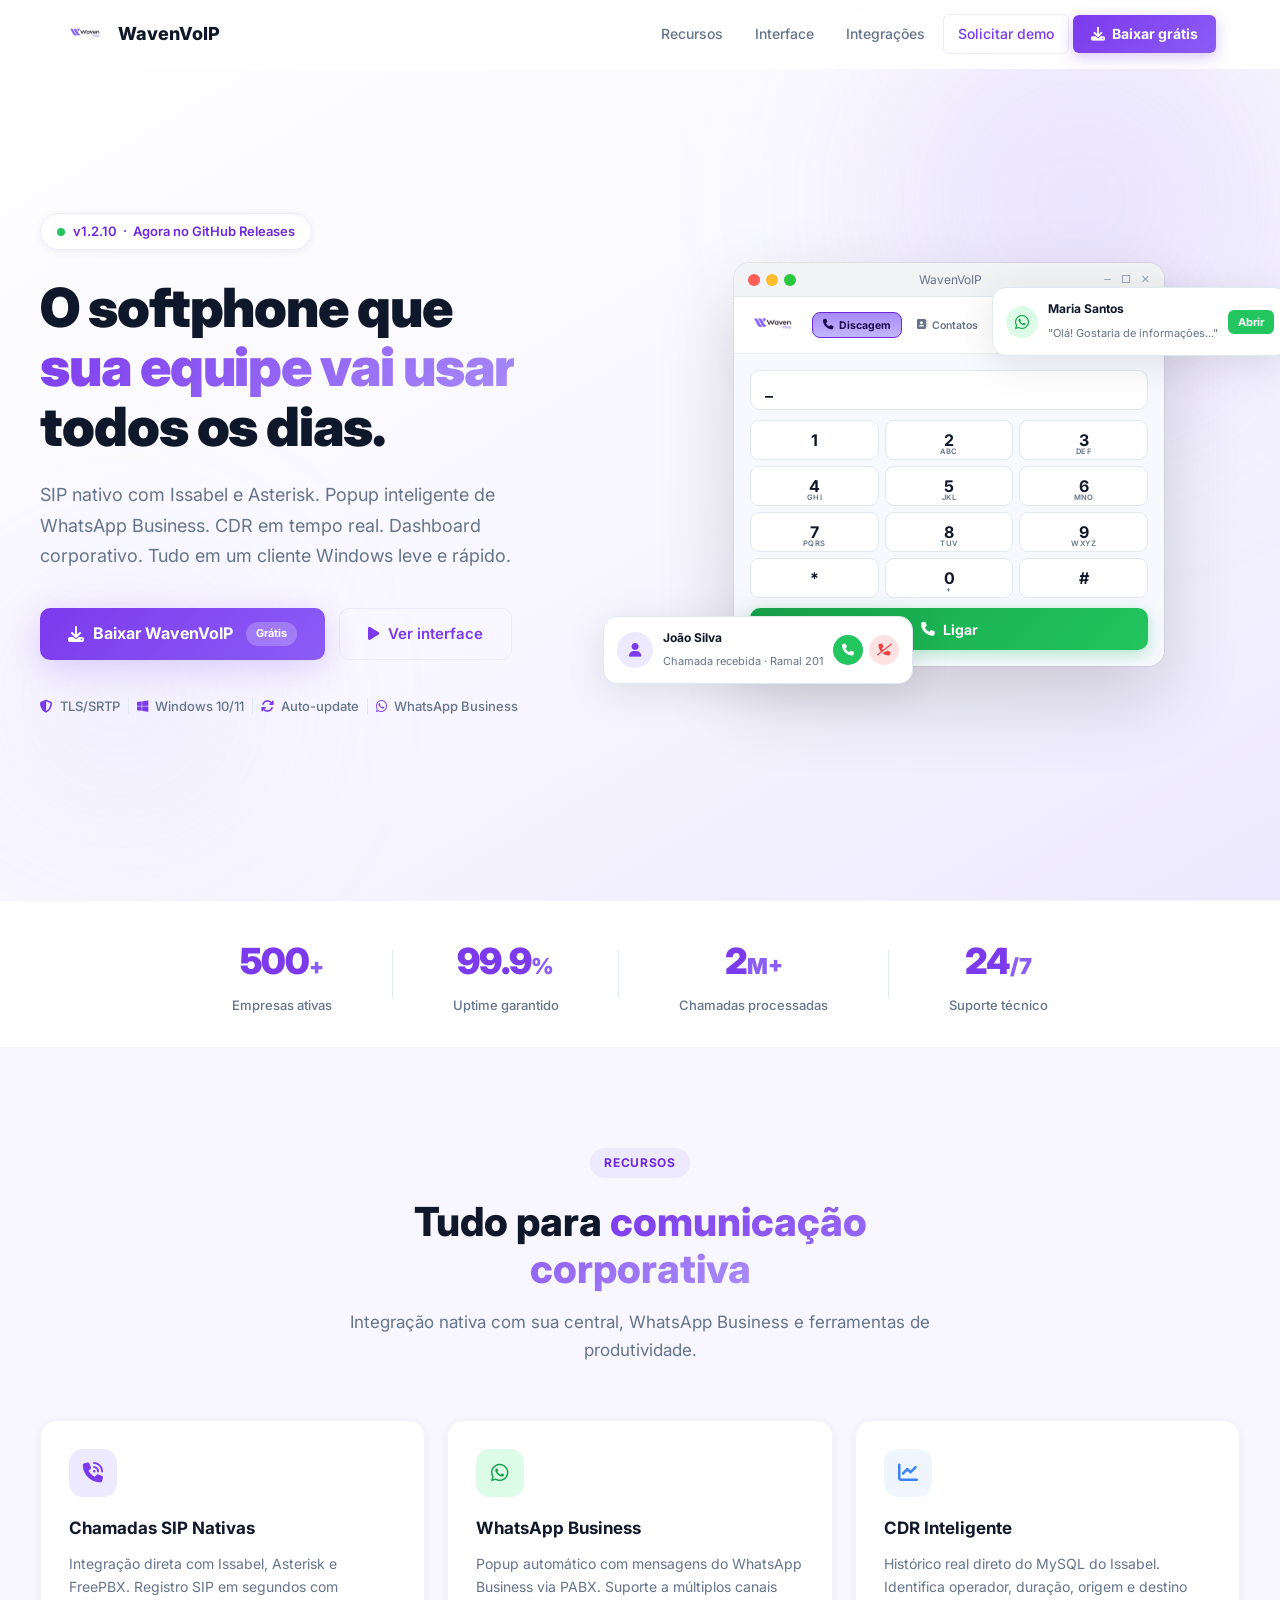
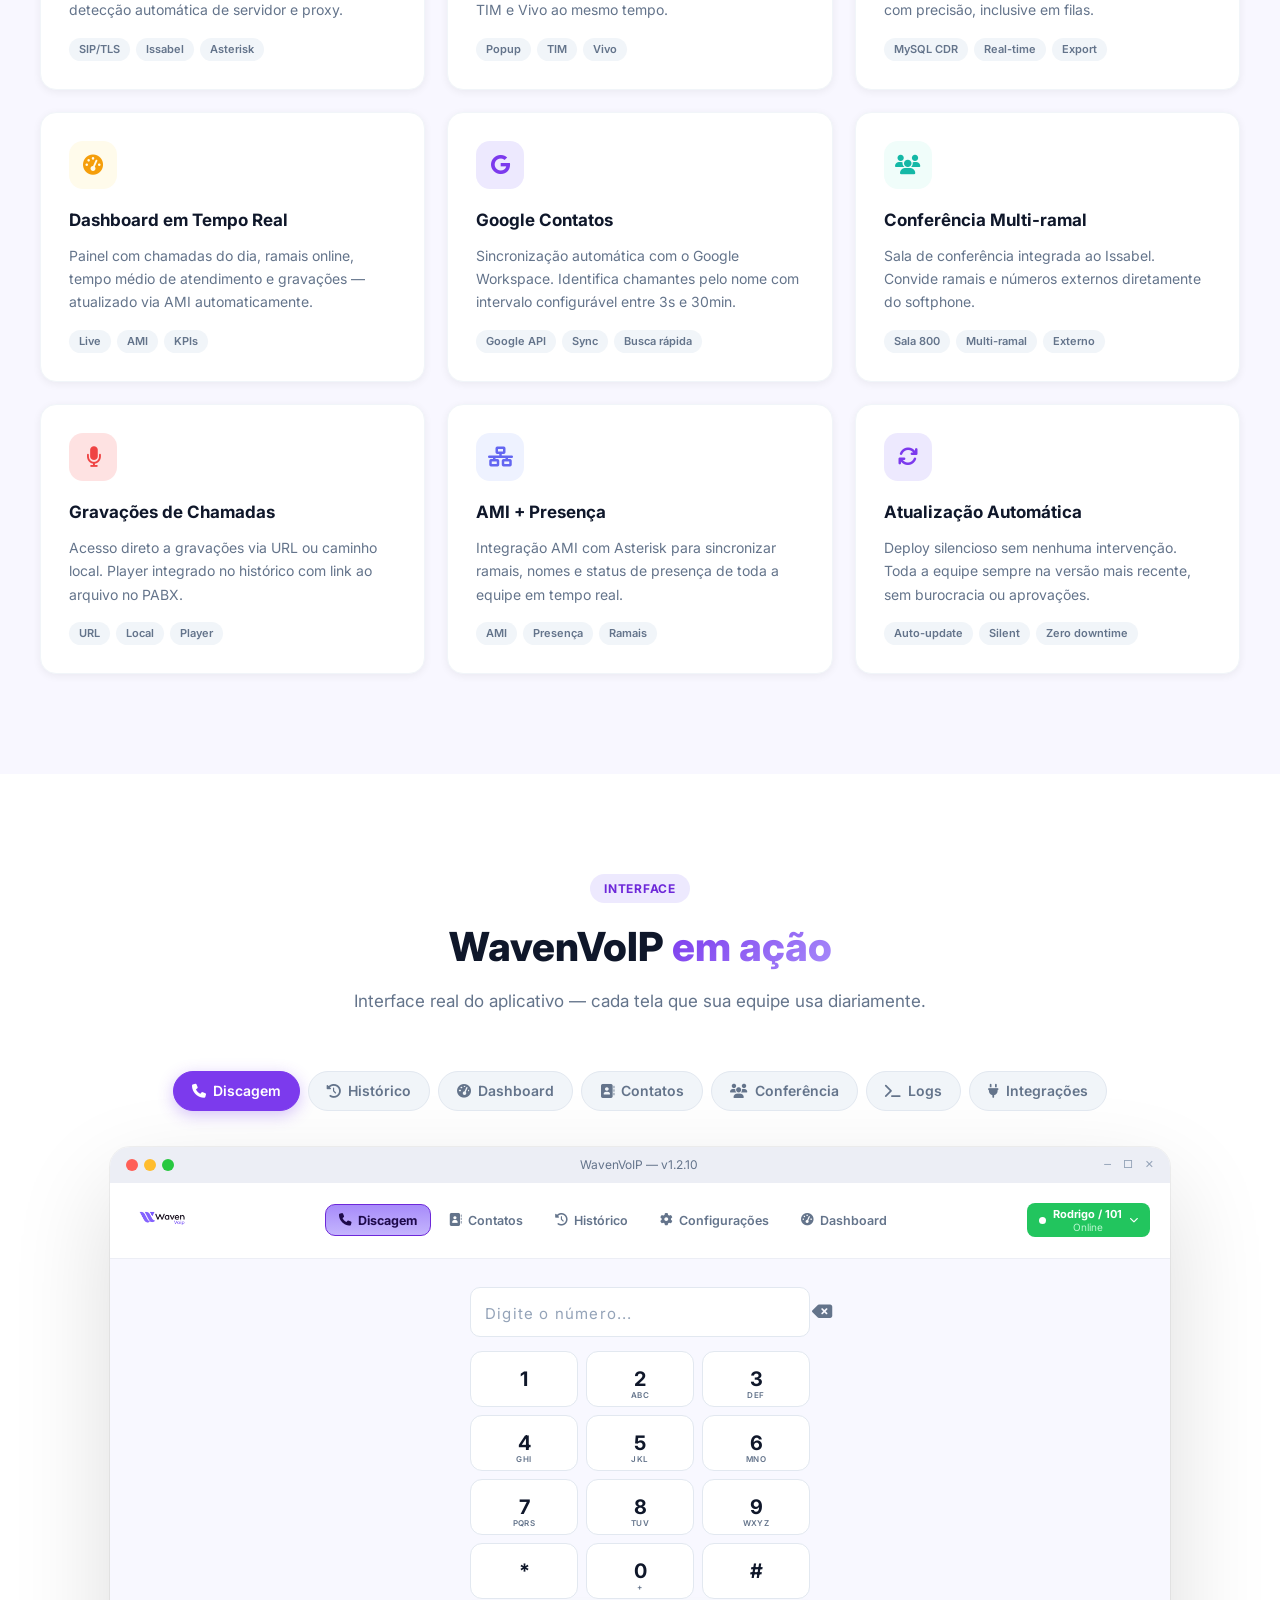
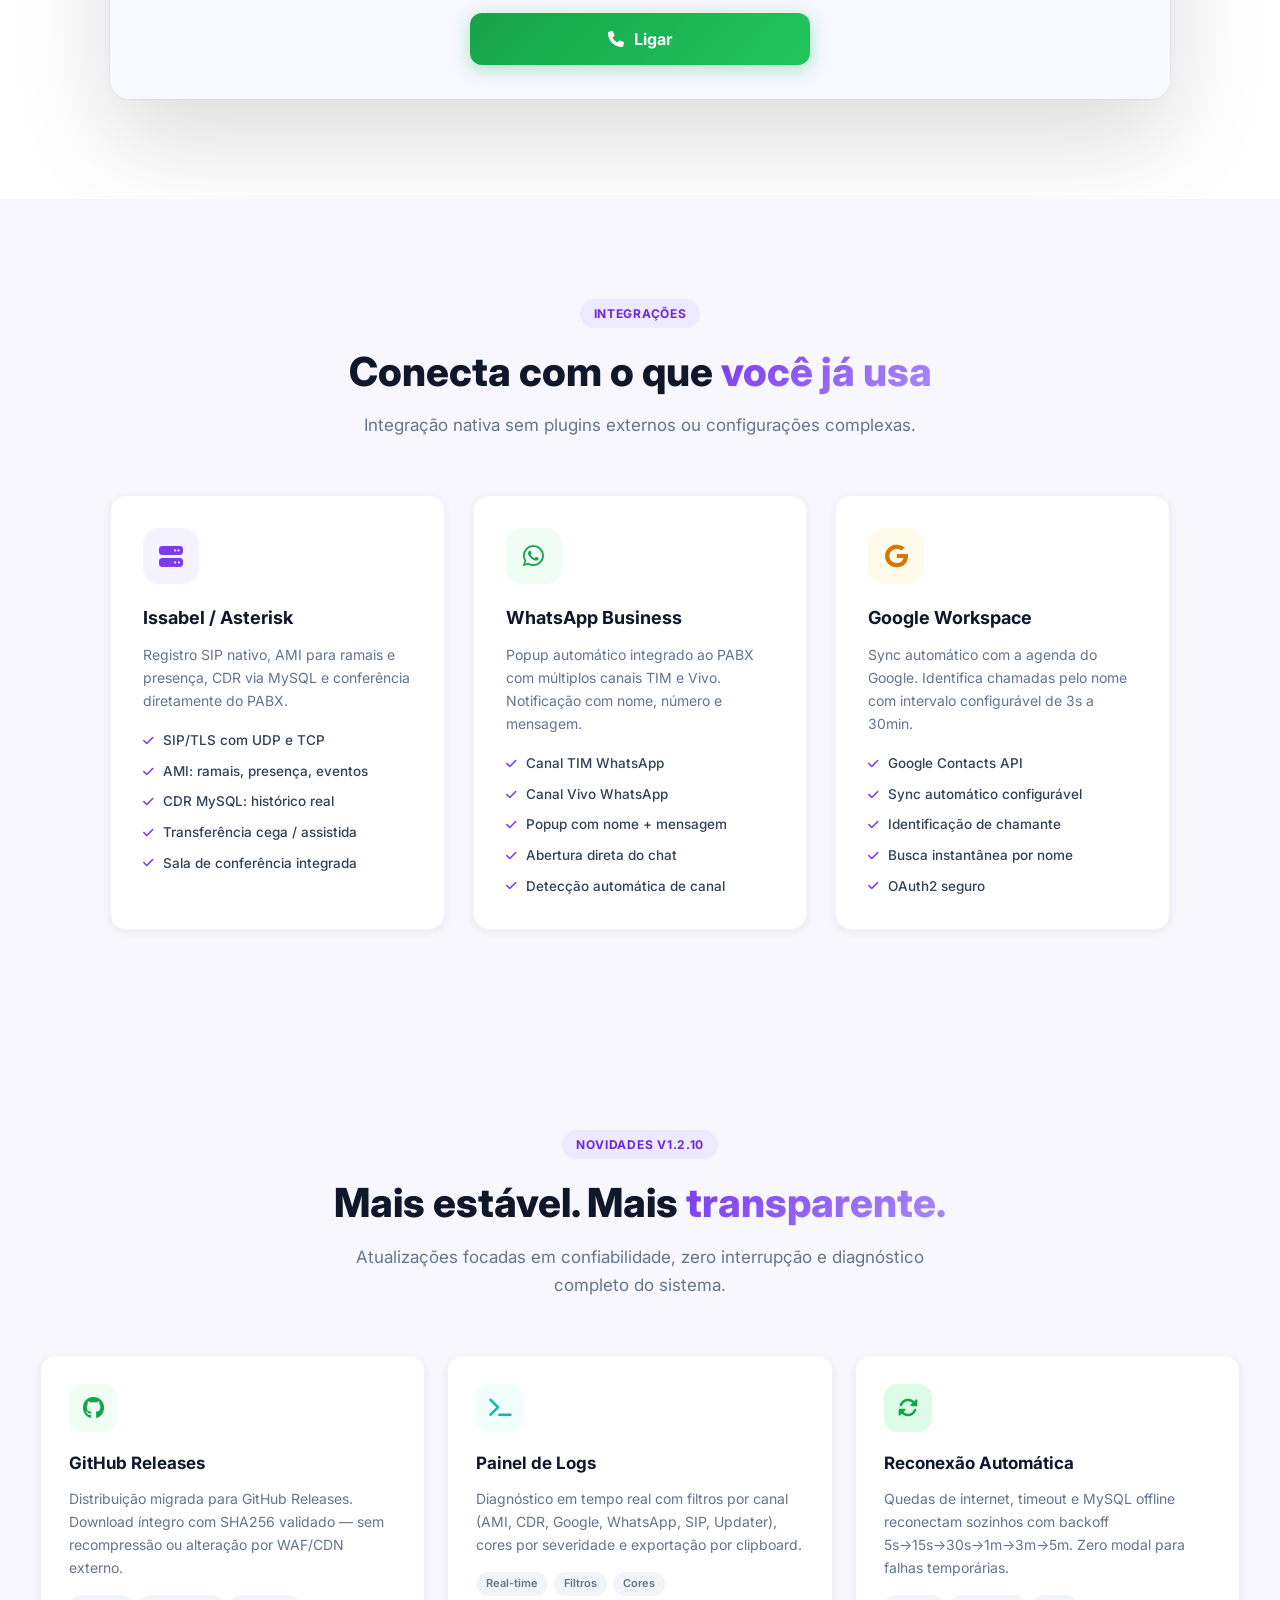
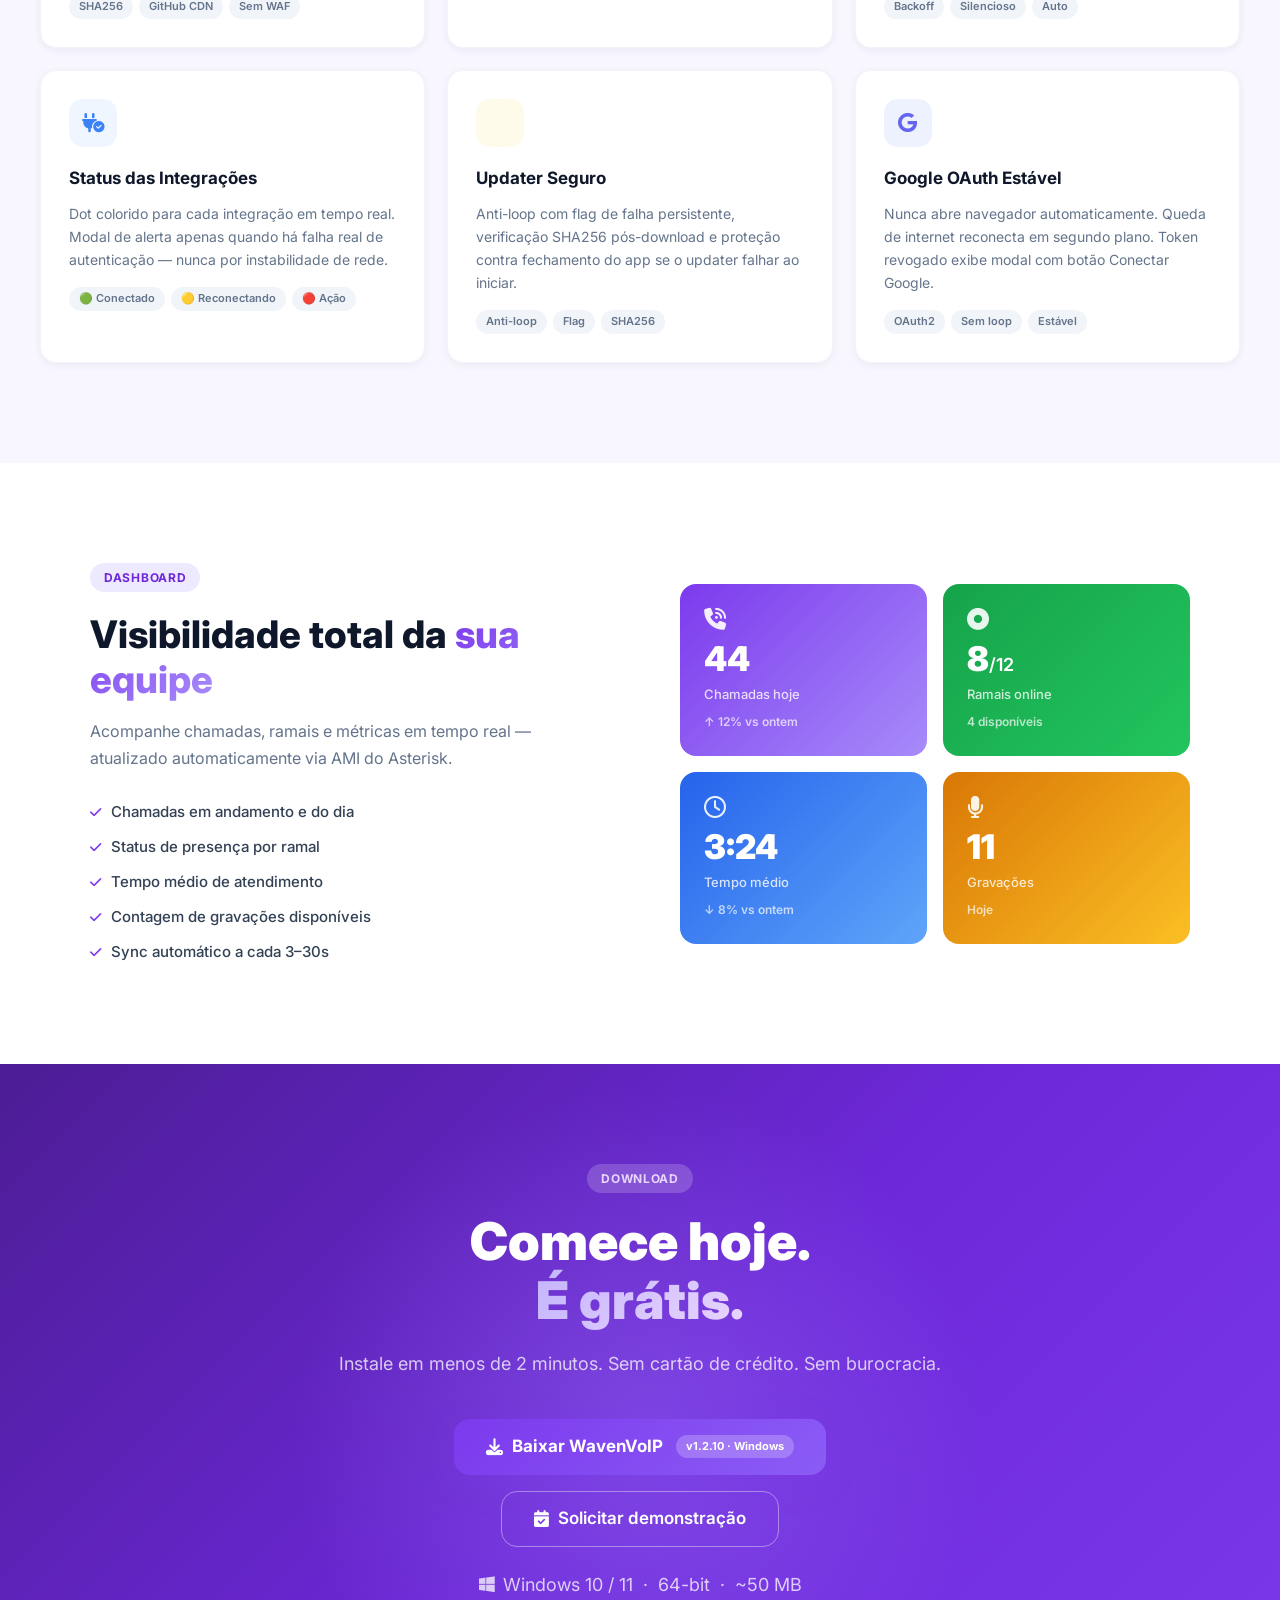
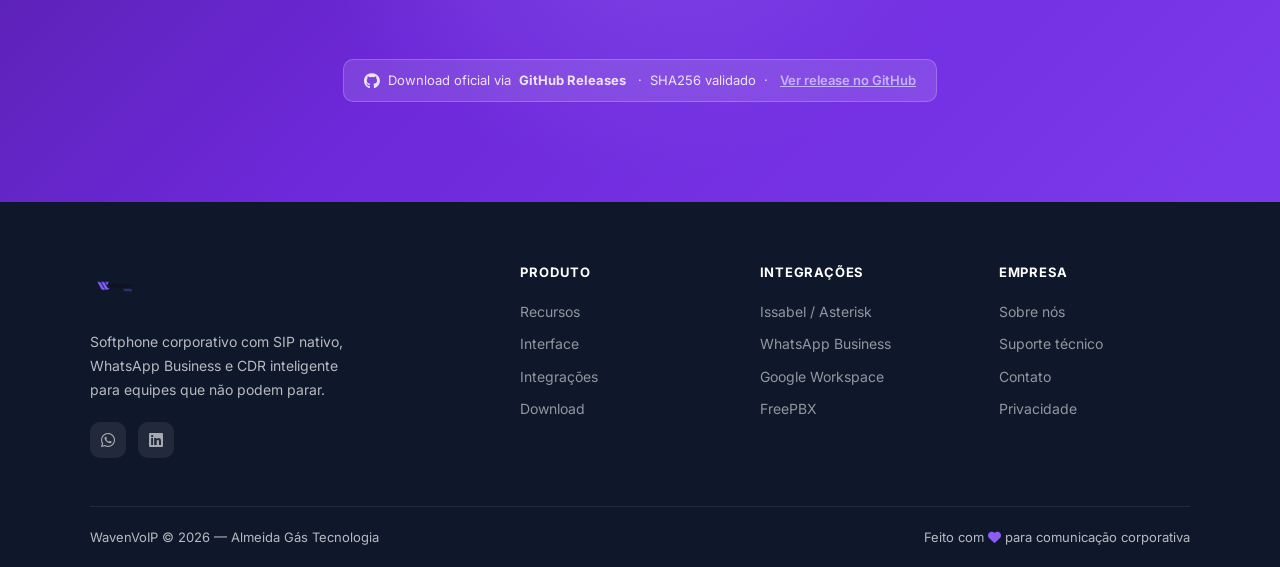
<file: waven_site_premium/index.html>
<!DOCTYPE html>
<html lang="pt-BR">
<head>
  <meta charset="UTF-8">
  <meta name="viewport" content="width=device-width, initial-scale=1.0">
  <title>WavenVoIP | Softphone Corporativo Premium</title>
  <meta name="description" content="Softphone corporativo com SIP nativo, WhatsApp Business, CDR inteligente e dashboard em tempo real para equipes Issabel/Asterisk.">
  <meta name="theme-color" content="#7C3AED">
  <link rel="icon" type="image/x-icon" href="./assets/icons/favicon.ico">
  <link rel="icon" type="image/png" sizes="32x32" href="./assets/icons/favicon-32.png">
  <link rel="icon" type="image/png" sizes="16x16" href="./assets/icons/favicon-16.png">
  <link rel="apple-touch-icon" sizes="180x180" href="./assets/icons/apple-touch-icon.png">
  <link rel="manifest" href="./site.webmanifest">
  <link rel="preconnect" href="https://fonts.googleapis.com">
  <link rel="preconnect" href="https://fonts.gstatic.com" crossorigin>
  <link href="https://fonts.googleapis.com/css2?family=Inter:wght@300;400;500;600;700;800;900&display=swap" rel="stylesheet">
  <link rel="stylesheet" href="https://cdnjs.cloudflare.com/ajax/libs/font-awesome/6.5.2/css/all.min.css" crossorigin="anonymous" referrerpolicy="no-referrer">
  <link rel="stylesheet" href="./css/style.css?v=1.2.10">
</head>
<body>

<!-- ╔══════════════════════════════════════════════════════════╗ -->
<!--  NAV                                                        -->
<!-- ╚══════════════════════════════════════════════════════════╝ -->
<nav class="nav" id="nav">
  <div class="nav-inner">
    <a href="#" class="nav-logo">
      <img src="./assets/waven_logo.png" alt="WavenVoIP">
      <span>WavenVoIP</span>
    </a>
    <div class="nav-links" id="navLinks">
      <a href="#features">Recursos</a>
      <a href="#showcase">Interface</a>
      <a href="#integrations">Integrações</a>
      <a href="#download" class="nav-demo">Solicitar demo</a>
      <a href="#download" class="nav-download">
        <i class="fa-solid fa-download"></i>
        Baixar grátis
      </a>
    </div>
    <button class="nav-burger" id="navBurger" aria-label="Menu">
      <span></span><span></span><span></span>
    </button>
  </div>
</nav>

<!-- ╔══════════════════════════════════════════════════════════╗ -->
<!--  HERO                                                       -->
<!-- ╚══════════════════════════════════════════════════════════╝ -->
<section class="hero" id="top">
  <div class="hero-blob blob-a"></div>
  <div class="hero-blob blob-b"></div>
  <div class="hero-inner">

    <!-- LEFT: copy -->
    <div class="hero-copy">
      <div class="hero-badge">
        <span class="badge-pulse"></span>
        v1.2.10 &nbsp;·&nbsp; Agora no GitHub Releases
      </div>
      <h1>
        O softphone que<br>
        <span class="grad">sua equipe vai usar</span><br>
        todos os dias.
      </h1>
      <p class="hero-p">
        SIP nativo com Issabel e Asterisk. Popup inteligente de WhatsApp Business.
        CDR em tempo real. Dashboard corporativo. Tudo em um cliente Windows leve e rápido.
      </p>
      <div class="hero-ctas">
        <a href="#download" class="btn-primary btn-lg">
          <i class="fa-solid fa-download"></i>
          Baixar WavenVoIP
          <span class="btn-pill">Grátis</span>
        </a>
        <a href="#showcase" class="btn-outline btn-lg">
          <i class="fa-solid fa-play"></i>
          Ver interface
        </a>
      </div>
      <div class="hero-trust">
        <span><i class="fa-solid fa-shield-halved"></i> TLS/SRTP</span>
        <span class="tsep"></span>
        <span><i class="fa-brands fa-windows"></i> Windows 10/11</span>
        <span class="tsep"></span>
        <span><i class="fa-solid fa-arrows-rotate"></i> Auto-update</span>
        <span class="tsep"></span>
        <span><i class="fa-brands fa-whatsapp"></i> WhatsApp Business</span>
      </div>
    </div>

    <!-- RIGHT: app window mockup -->
    <div class="hero-visual">
      <div class="app-win app-win-hero">
        <div class="aw-titlebar">
          <div class="aw-dots"><span class="d-r"></span><span class="d-y"></span><span class="d-g"></span></div>
          <span class="aw-title">WavenVoIP</span>
          <div class="aw-winbtns"><span>─</span><span>□</span><span>✕</span></div>
        </div>
        <div class="aw-header">
          <img src="./assets/waven_logo.png" alt="" class="aw-logo">
          <nav class="aw-nav">
            <button class="aw-nb active"><i class="fa-solid fa-phone"></i> Discagem</button>
            <button class="aw-nb"><i class="fa-solid fa-address-book"></i> Contatos</button>
            <button class="aw-nb"><i class="fa-solid fa-clock-rotate-left"></i> Histórico</button>
            <button class="aw-nb"><i class="fa-solid fa-gauge-high"></i> Dashboard</button>
          </nav>
          <button class="aw-status">
            <span class="aw-sdot"></span>
            <span class="aw-sinfo">
              <span class="aw-sname">Rodrigo / 101</span>
              <span class="aw-slabel">Online</span>
            </span>
            <i class="fa-solid fa-chevron-down fa-xs"></i>
          </button>
        </div>
        <div class="aw-body">
          <div class="aw-dialer">
            <div class="aw-display"><span id="heroDisplay">_</span></div>
            <div class="aw-grid">
              <button class="aw-dk" data-h="1">1<small></small></button>
              <button class="aw-dk" data-h="2">2<small>ABC</small></button>
              <button class="aw-dk" data-h="3">3<small>DEF</small></button>
              <button class="aw-dk" data-h="4">4<small>GHI</small></button>
              <button class="aw-dk" data-h="5">5<small>JKL</small></button>
              <button class="aw-dk" data-h="6">6<small>MNO</small></button>
              <button class="aw-dk" data-h="7">7<small>PQRS</small></button>
              <button class="aw-dk" data-h="8">8<small>TUV</small></button>
              <button class="aw-dk" data-h="9">9<small>WXYZ</small></button>
              <button class="aw-dk" data-h="*">*</button>
              <button class="aw-dk" data-h="0">0<small>+</small></button>
              <button class="aw-dk" data-h="#">#</button>
            </div>
            <button class="aw-call"><i class="fa-solid fa-phone"></i> Ligar</button>
          </div>
        </div>
      </div>

      <!-- Floating: incoming call -->
      <div class="hero-float float-call">
        <div class="fc-avatar"><i class="fa-solid fa-user"></i></div>
        <div class="fc-info">
          <strong>João Silva</strong>
          <span>Chamada recebida · Ramal 201</span>
        </div>
        <div class="fc-btns">
          <button class="fc-ok"><i class="fa-solid fa-phone"></i></button>
          <button class="fc-no"><i class="fa-solid fa-phone-slash"></i></button>
        </div>
      </div>

      <!-- Floating: WhatsApp notification -->
      <div class="hero-float float-wa">
        <div class="fw-ico"><i class="fa-brands fa-whatsapp"></i></div>
        <div class="fw-info">
          <strong>Maria Santos</strong>
          <span>"Olá! Gostaria de informações..."</span>
        </div>
        <button class="fw-btn">Abrir</button>
      </div>
    </div>
  </div>
</section>

<!-- ╔══════════════════════════════════════════════════════════╗ -->
<!--  STATS BAR                                                   -->
<!-- ╚══════════════════════════════════════════════════════════╝ -->
<div class="stats-bar">
  <div class="stats-inner">
    <div class="stat-item">
      <span class="sn" data-count="500">0</span><span class="ss">+</span>
      <span class="sl">Empresas ativas</span>
    </div>
    <div class="stat-sep"></div>
    <div class="stat-item">
      <span class="sn">99.9</span><span class="ss">%</span>
      <span class="sl">Uptime garantido</span>
    </div>
    <div class="stat-sep"></div>
    <div class="stat-item">
      <span class="sn" data-count="2">0</span><span class="ss">M+</span>
      <span class="sl">Chamadas processadas</span>
    </div>
    <div class="stat-sep"></div>
    <div class="stat-item">
      <span class="sn">24</span><span class="ss">/7</span>
      <span class="sl">Suporte técnico</span>
    </div>
  </div>
</div>

<!-- ╔══════════════════════════════════════════════════════════╗ -->
<!--  FEATURES                                                   -->
<!-- ╚══════════════════════════════════════════════════════════╝ -->
<section class="features" id="features">
  <div class="sec-hdr reveal">
    <span class="sec-badge">Recursos</span>
    <h2>Tudo para <span class="grad">comunicação corporativa</span></h2>
    <p>Integração nativa com sua central, WhatsApp Business e ferramentas de produtividade.</p>
  </div>
  <div class="feat-grid">

    <div class="feat-card reveal">
      <div class="feat-ico ico-purple"><i class="fa-solid fa-phone-volume"></i></div>
      <h3>Chamadas SIP Nativas</h3>
      <p>Integração direta com Issabel, Asterisk e FreePBX. Registro SIP em segundos com detecção automática de servidor e proxy.</p>
      <div class="feat-tags"><span>SIP/TLS</span><span>Issabel</span><span>Asterisk</span></div>
    </div>

    <div class="feat-card reveal">
      <div class="feat-ico ico-green"><i class="fa-brands fa-whatsapp"></i></div>
      <h3>WhatsApp Business</h3>
      <p>Popup automático com mensagens do WhatsApp Business via PABX. Suporte a múltiplos canais TIM e Vivo ao mesmo tempo.</p>
      <div class="feat-tags"><span>Popup</span><span>TIM</span><span>Vivo</span></div>
    </div>

    <div class="feat-card reveal">
      <div class="feat-ico ico-blue"><i class="fa-solid fa-chart-line"></i></div>
      <h3>CDR Inteligente</h3>
      <p>Histórico real direto do MySQL do Issabel. Identifica operador, duração, origem e destino com precisão, inclusive em filas.</p>
      <div class="feat-tags"><span>MySQL CDR</span><span>Real-time</span><span>Export</span></div>
    </div>

    <div class="feat-card reveal">
      <div class="feat-ico ico-orange"><i class="fa-solid fa-gauge-high"></i></div>
      <h3>Dashboard em Tempo Real</h3>
      <p>Painel com chamadas do dia, ramais online, tempo médio de atendimento e gravações — atualizado via AMI automaticamente.</p>
      <div class="feat-tags"><span>Live</span><span>AMI</span><span>KPIs</span></div>
    </div>

    <div class="feat-card reveal">
      <div class="feat-ico ico-purple"><i class="fa-brands fa-google"></i></div>
      <h3>Google Contatos</h3>
      <p>Sincronização automática com o Google Workspace. Identifica chamantes pelo nome com intervalo configurável entre 3s e 30min.</p>
      <div class="feat-tags"><span>Google API</span><span>Sync</span><span>Busca rápida</span></div>
    </div>

    <div class="feat-card reveal">
      <div class="feat-ico ico-teal"><i class="fa-solid fa-users"></i></div>
      <h3>Conferência Multi-ramal</h3>
      <p>Sala de conferência integrada ao Issabel. Convide ramais e números externos diretamente do softphone.</p>
      <div class="feat-tags"><span>Sala 800</span><span>Multi-ramal</span><span>Externo</span></div>
    </div>

    <div class="feat-card reveal">
      <div class="feat-ico ico-red"><i class="fa-solid fa-microphone"></i></div>
      <h3>Gravações de Chamadas</h3>
      <p>Acesso direto a gravações via URL ou caminho local. Player integrado no histórico com link ao arquivo no PABX.</p>
      <div class="feat-tags"><span>URL</span><span>Local</span><span>Player</span></div>
    </div>

    <div class="feat-card reveal">
      <div class="feat-ico ico-indigo"><i class="fa-solid fa-network-wired"></i></div>
      <h3>AMI + Presença</h3>
      <p>Integração AMI com Asterisk para sincronizar ramais, nomes e status de presença de toda a equipe em tempo real.</p>
      <div class="feat-tags"><span>AMI</span><span>Presença</span><span>Ramais</span></div>
    </div>

    <div class="feat-card reveal">
      <div class="feat-ico ico-purple"><i class="fa-solid fa-arrows-rotate"></i></div>
      <h3>Atualização Automática</h3>
      <p>Deploy silencioso sem nenhuma intervenção. Toda a equipe sempre na versão mais recente, sem burocracia ou aprovações.</p>
      <div class="feat-tags"><span>Auto-update</span><span>Silent</span><span>Zero downtime</span></div>
    </div>

  </div>
</section>

<!-- ╔══════════════════════════════════════════════════════════╗ -->
<!--  APP SHOWCASE                                               -->
<!-- ╚══════════════════════════════════════════════════════════╝ -->
<section class="showcase" id="showcase">
  <div class="sec-hdr reveal">
    <span class="sec-badge">Interface</span>
    <h2>WavenVoIP <span class="grad">em ação</span></h2>
    <p>Interface real do aplicativo — cada tela que sua equipe usa diariamente.</p>
  </div>

  <div class="sc-tabs reveal">
    <button class="sc-tab active" data-tab="dialer"><i class="fa-solid fa-phone"></i> Discagem</button>
    <button class="sc-tab" data-tab="history"><i class="fa-solid fa-clock-rotate-left"></i> Histórico</button>
    <button class="sc-tab" data-tab="dashboard"><i class="fa-solid fa-gauge-high"></i> Dashboard</button>
    <button class="sc-tab" data-tab="contacts"><i class="fa-solid fa-address-book"></i> Contatos</button>
    <button class="sc-tab" data-tab="conference"><i class="fa-solid fa-users"></i> Conferência</button>
    <button class="sc-tab" data-tab="logs"><i class="fa-solid fa-terminal"></i> Logs</button>
    <button class="sc-tab" data-tab="integrations"><i class="fa-solid fa-plug"></i> Integrações</button>
  </div>

  <div class="sc-window-wrap reveal">
    <div class="sc-win">
      <!-- Title bar -->
      <div class="scw-titlebar">
        <div class="scw-dots"><span></span><span></span><span></span></div>
        <span class="scw-title">WavenVoIP — v1.2.10</span>
        <div class="scw-wbtns"><span>─</span><span>□</span><span>✕</span></div>
      </div>
      <!-- App header (real UI) -->
      <div class="scw-appheader">
        <img src="./assets/waven_logo.png" alt="" class="scw-logo">
        <nav class="scw-appnav">
          <button class="scw-nb active" data-screen="dialer"><i class="fa-solid fa-phone"></i> Discagem</button>
          <button class="scw-nb" data-screen="contacts"><i class="fa-solid fa-address-book"></i> Contatos</button>
          <button class="scw-nb" data-screen="history"><i class="fa-solid fa-clock-rotate-left"></i> Histórico</button>
          <button class="scw-nb" data-screen="settings"><i class="fa-solid fa-gear"></i> Configurações</button>
          <button class="scw-nb" data-screen="dashboard"><i class="fa-solid fa-gauge-high"></i> Dashboard</button>
        </nav>
        <button class="scw-statusbtn">
          <span class="scw-sdot"></span>
          <span class="scw-sinfo">
            <span class="scw-sname">Rodrigo / 101</span>
            <span class="scw-slabel">Online</span>
          </span>
          <i class="fa-solid fa-chevron-down fa-xs"></i>
        </button>
      </div>
      <!-- Screens -->
      <div class="scw-body">

        <!-- DIALER -->
        <div class="scw-screen active" id="scr-dialer">
          <div class="scw-dialer">
            <div class="scwd-display">
              <input type="text" id="scDialInput" placeholder="Digite o número..." readonly>
              <button id="scBksp" title="Apagar"><i class="fa-solid fa-delete-left"></i></button>
            </div>
            <div class="scwd-grid">
              <button class="scdk" data-d="1">1<small></small></button>
              <button class="scdk" data-d="2">2<small>ABC</small></button>
              <button class="scdk" data-d="3">3<small>DEF</small></button>
              <button class="scdk" data-d="4">4<small>GHI</small></button>
              <button class="scdk" data-d="5">5<small>JKL</small></button>
              <button class="scdk" data-d="6">6<small>MNO</small></button>
              <button class="scdk" data-d="7">7<small>PQRS</small></button>
              <button class="scdk" data-d="8">8<small>TUV</small></button>
              <button class="scdk" data-d="9">9<small>WXYZ</small></button>
              <button class="scdk" data-d="*">*</button>
              <button class="scdk" data-d="0">0<small>+</small></button>
              <button class="scdk" data-d="#">#</button>
            </div>
            <div class="scwd-acts">
              <button class="scwd-call"><i class="fa-solid fa-phone"></i> Ligar</button>
            </div>
          </div>
        </div>

        <!-- HISTORY -->
        <div class="scw-screen" id="scr-history">
          <div class="scw-history">
            <div class="scwh-bar">
              <div class="scwh-tabs">
                <button class="scwh-tab active">Todas</button>
                <button class="scwh-tab">Recebidas</button>
                <button class="scwh-tab">Efetuadas</button>
                <button class="scwh-tab">Perdidas</button>
              </div>
              <button class="scwh-sync"><i class="fa-solid fa-arrows-rotate"></i> Atualizar CDR</button>
            </div>
            <div class="scwh-list">
              <div class="scwh-item">
                <div class="scwh-type in"><i class="fa-solid fa-phone-arrow-down-left"></i></div>
                <div class="scwh-info"><strong>Maria Eduarda</strong><span>(11) 9123-4567</span></div>
                <div class="scwh-dur">3:24</div>
                <div class="scwh-time">Hoje 14:32</div>
                <button class="scwh-play"><i class="fa-solid fa-play"></i></button>
              </div>
              <div class="scwh-item">
                <div class="scwh-type out"><i class="fa-solid fa-phone-arrow-up-right"></i></div>
                <div class="scwh-info"><strong>João Silva</strong><span>Ramal 201</span></div>
                <div class="scwh-dur">1:08</div>
                <div class="scwh-time">Hoje 13:15</div>
                <button class="scwh-play dimmed"><i class="fa-solid fa-play"></i></button>
              </div>
              <div class="scwh-item missed">
                <div class="scwh-type miss"><i class="fa-solid fa-phone-missed"></i></div>
                <div class="scwh-info"><strong>Chamada perdida</strong><span>(66) 9876-0000</span></div>
                <div class="scwh-dur">—</div>
                <div class="scwh-time">Hoje 12:01</div>
                <button class="scwh-call"><i class="fa-solid fa-phone-arrow-up-right"></i></button>
              </div>
              <div class="scwh-item">
                <div class="scwh-type in"><i class="fa-solid fa-phone-arrow-down-left"></i></div>
                <div class="scwh-info"><strong>Carlos Ferreira</strong><span>(11) 9555-1234</span></div>
                <div class="scwh-dur">8:47</div>
                <div class="scwh-time">Ontem 17:45</div>
                <button class="scwh-play"><i class="fa-solid fa-play"></i></button>
              </div>
              <div class="scwh-item">
                <div class="scwh-type out"><i class="fa-solid fa-phone-arrow-up-right"></i></div>
                <div class="scwh-info"><strong>Ana Lima</strong><span>(66) 3219-8800</span></div>
                <div class="scwh-dur">0:42</div>
                <div class="scwh-time">Ontem 16:20</div>
                <button class="scwh-play dimmed"><i class="fa-solid fa-play"></i></button>
              </div>
              <div class="scwh-item missed">
                <div class="scwh-type miss"><i class="fa-solid fa-phone-missed"></i></div>
                <div class="scwh-info"><strong>Chamada perdida</strong><span>(66) 9999-1234</span></div>
                <div class="scwh-dur">—</div>
                <div class="scwh-time">Ontem 15:10</div>
                <button class="scwh-call"><i class="fa-solid fa-phone-arrow-up-right"></i></button>
              </div>
            </div>
          </div>
        </div>

        <!-- DASHBOARD -->
        <div class="scw-screen" id="scr-dashboard">
          <div class="scw-dashboard">
            <div class="scwd-cards">
              <div class="scwdc">
                <div class="scwdc-ico purple"><i class="fa-solid fa-phone-volume"></i></div>
                <div class="scwdc-val">47</div>
                <div class="scwdc-lbl">Chamadas hoje</div>
                <div class="scwdc-trend up">↑ 12% vs ontem</div>
              </div>
              <div class="scwdc">
                <div class="scwdc-ico green"><i class="fa-solid fa-circle-dot"></i></div>
                <div class="scwdc-val">8<small>/12</small></div>
                <div class="scwdc-lbl">Ramais online</div>
                <div class="scwdc-trend">4 disponíveis</div>
              </div>
              <div class="scwdc">
                <div class="scwdc-ico blue"><i class="fa-regular fa-clock"></i></div>
                <div class="scwdc-val">3:24</div>
                <div class="scwdc-lbl">Tempo médio</div>
                <div class="scwdc-trend down">↓ 8% vs ontem</div>
              </div>
              <div class="scwdc">
                <div class="scwdc-ico orange"><i class="fa-solid fa-microphone"></i></div>
                <div class="scwdc-val">12</div>
                <div class="scwdc-lbl">Gravações</div>
                <div class="scwdc-trend">Hoje</div>
              </div>
            </div>
            <div class="scwd-ramais">
              <div class="scwd-ramais-title">Ramais agora</div>
              <div class="scwd-ramal online"><span></span><b>João Silva</b><em>101</em></div>
              <div class="scwd-ramal online"><span></span><b>Maria Eduarda</b><em>102</em></div>
              <div class="scwd-ramal busy"><span></span><b>Carlos Rodrigues</b><em>103</em><small>Em chamada</small></div>
              <div class="scwd-ramal online"><span></span><b>Ana Lima</b><em>104</em></div>
              <div class="scwd-ramal offline"><span></span><b>Pedro Martins</b><em>105</em></div>
            </div>
          </div>
        </div>

        <!-- CONTACTS -->
        <div class="scw-screen" id="scr-contacts">
          <div class="scw-contacts">
            <div class="scwc-search">
              <i class="fa-solid fa-magnifying-glass"></i>
              <input type="text" placeholder="Buscar contato ou número...">
            </div>
            <div class="scwc-group">
              <div class="scwc-glabel">Ramais internos</div>
              <div class="scwc-item">
                <div class="scwc-av" style="background:#7C3AED">JS</div>
                <div class="scwc-info"><strong>João Silva</strong><span>Ramal 101</span></div>
                <span class="scwc-pres online"></span>
                <button class="scwc-call"><i class="fa-solid fa-phone"></i></button>
              </div>
              <div class="scwc-item">
                <div class="scwc-av" style="background:#059669">ME</div>
                <div class="scwc-info"><strong>Maria Eduarda</strong><span>Ramal 102</span></div>
                <span class="scwc-pres online"></span>
                <button class="scwc-call"><i class="fa-solid fa-phone"></i></button>
              </div>
              <div class="scwc-item">
                <div class="scwc-av" style="background:#DC2626">CR</div>
                <div class="scwc-info"><strong>Carlos Rodrigues</strong><span>Ramal 103 · Em chamada</span></div>
                <span class="scwc-pres busy"></span>
                <button class="scwc-call"><i class="fa-solid fa-phone"></i></button>
              </div>
              <div class="scwc-item">
                <div class="scwc-av" style="background:#0284C7">PM</div>
                <div class="scwc-info"><strong>Pedro Martins</strong><span>Ramal 105</span></div>
                <span class="scwc-pres offline"></span>
                <button class="scwc-call"><i class="fa-solid fa-phone"></i></button>
              </div>
            </div>
            <div class="scwc-group">
              <div class="scwc-glabel">Externos</div>
              <div class="scwc-item">
                <div class="scwc-av" style="background:#D97706">AL</div>
                <div class="scwc-info"><strong>Ana Lima</strong><span>(66) 9876-3210</span></div>
                <span class="scwc-pres wa"></span>
                <button class="scwc-call"><i class="fa-solid fa-phone"></i></button>
              </div>
            </div>
          </div>
        </div>

        <!-- CONFERENCE -->
        <div class="scw-screen" id="scr-conference">
          <div class="scw-conference">
            <div class="scwconf-hdr">
              <div class="scwconf-room"><i class="fa-solid fa-users"></i> Sala de Conferência 800</div>
              <div class="scwconf-status"><span class="scwconf-dot"></span> 3 participantes conectados</div>
            </div>
            <div class="scwconf-participants">
              <div class="scwconf-p">
                <div class="scwconf-av">JS</div>
                <div class="scwconf-pi"><strong>João Silva</strong><span>Ramal 101 · Conectado</span></div>
                <div class="scwconf-mic"><i class="fa-solid fa-microphone"></i></div>
              </div>
              <div class="scwconf-p">
                <div class="scwconf-av" style="background:#059669">ME</div>
                <div class="scwconf-pi"><strong>Maria Eduarda</strong><span>Ramal 102 · Conectado</span></div>
                <div class="scwconf-mic muted"><i class="fa-solid fa-microphone-slash"></i></div>
              </div>
              <div class="scwconf-p">
                <div class="scwconf-av" style="background:#1D4ED8">VC</div>
                <div class="scwconf-pi"><strong>Você</strong><span>Ramal 104 · Conectado</span></div>
                <div class="scwconf-mic"><i class="fa-solid fa-microphone"></i></div>
              </div>
            </div>
            <div class="scwconf-acts">
              <button class="scwconf-invite"><i class="fa-solid fa-user-plus"></i> Convidar ramal</button>
              <button class="scwconf-leave"><i class="fa-solid fa-right-from-bracket"></i> Sair</button>
            </div>
          </div>
        </div>

        <!-- LOGS -->
        <div class="scw-screen" id="scr-logs">
          <div class="scw-logs">
            <div class="scwlog-toolbar">
              <button class="scwlog-chip active">Todos</button>
              <button class="scwlog-chip">Erros</button>
              <button class="scwlog-chip">AMI</button>
              <button class="scwlog-chip">Google</button>
              <button class="scwlog-chip">Updater</button>
              <div class="scwlog-actions">
                <button class="scwlog-act"><i class="fa-solid fa-copy"></i></button>
                <button class="scwlog-act"><i class="fa-solid fa-folder-open"></i></button>
                <button class="scwlog-act"><i class="fa-solid fa-trash"></i></button>
              </div>
            </div>
            <div class="scwlog-terminal">
              <div class="scwlog-line log-info"><span class="scwlog-ts">14:32:01.234</span><span class="scwlog-lv">INFO </span><span class="scwlog-ch">[AMI]</span> INTEGRATION_STATUS Ami=Conectado</div>
              <div class="scwlog-line log-ok"><span class="scwlog-ts">14:32:01.891</span><span class="scwlog-lv">INFO </span><span class="scwlog-ch">[UPDATE]</span> CHECK_OK Versão 1.2.10 — mais recente</div>
              <div class="scwlog-line log-warn"><span class="scwlog-ts">14:32:05.012</span><span class="scwlog-lv">WARN </span><span class="scwlog-ch">[CDR]</span> INTEGRATION_TEMPORARY_FAILURE — tentativa 1</div>
              <div class="scwlog-line log-info"><span class="scwlog-ts">14:32:10.345</span><span class="scwlog-lv">INFO </span><span class="scwlog-ch">[CDR]</span> INTEGRATION_AUTO_RECONNECT_SCHEDULED delay=15s</div>
              <div class="scwlog-line log-ok"><span class="scwlog-ts">14:32:25.678</span><span class="scwlog-lv">INFO </span><span class="scwlog-ch">[CDR]</span> INTEGRATION_AUTO_RECONNECT_SUCCESS</div>
              <div class="scwlog-line log-info"><span class="scwlog-ts">14:32:26.001</span><span class="scwlog-lv">INFO </span><span class="scwlog-ch">[GOOGLE]</span> Sincronizados 1.247 contatos</div>
              <div class="scwlog-line log-error"><span class="scwlog-ts">14:33:00.444</span><span class="scwlog-lv">ERROR</span><span class="scwlog-ch">[SIP]</span> SIP_REGISTER_FAILED — reconectando</div>
              <div class="scwlog-line log-ok"><span class="scwlog-ts">14:33:05.112</span><span class="scwlog-lv">INFO </span><span class="scwlog-ch">[SIP]</span> SIP_REGISTER_OK ramal=101</div>
              <div class="scwlog-line log-info"><span class="scwlog-ts">14:33:10.020</span><span class="scwlog-lv">INFO </span><span class="scwlog-ch">[WA]</span> WHATSAPP_INCOMING_DETECTED origem=TIM numero=11987654321</div>
            </div>
            <div class="scwlog-footer">
              <label class="scwlog-scroll-lbl"><input type="checkbox" checked> Rolagem automática</label>
              <span class="scwlog-count">9 / 2000 entradas</span>
            </div>
          </div>
        </div>

        <!-- INTEGRATIONS STATUS -->
        <div class="scw-screen" id="scr-integrations">
          <div class="scw-integs">
            <div class="scwi-header">
              <span class="scwi-title">Status das Integrações</span>
              <span class="scwi-sub">Atualizado em tempo real</span>
            </div>
            <div class="scwi-list">
              <div class="scwi-row">
                <span class="scwi-dot dot-green"></span>
                <div class="scwi-info">
                  <strong>AMI / Asterisk</strong>
                  <span>Conectado · 12 ramais sincronizados · Ramal 101</span>
                </div>
                <button class="scwi-btn">Reconectar</button>
              </div>
              <div class="scwi-row">
                <span class="scwi-dot dot-green"></span>
                <div class="scwi-info">
                  <strong>CDR MySQL</strong>
                  <span>Conectado · Última sync há 3s</span>
                </div>
                <button class="scwi-btn">Reconectar</button>
              </div>
              <div class="scwi-row">
                <span class="scwi-dot dot-amber"></span>
                <div class="scwi-info">
                  <strong>Google Contacts</strong>
                  <span>Reconectando automaticamente… (sem internet)</span>
                </div>
                <button class="scwi-btn scwi-btn-green">Conectar Google</button>
              </div>
              <div class="scwi-row">
                <span class="scwi-dot dot-green"></span>
                <div class="scwi-info">
                  <strong>WhatsApp Business</strong>
                  <span>Conectado · TIM + Vivo ativos</span>
                </div>
                <button class="scwi-btn">Testar API</button>
              </div>
            </div>
            <div class="scwi-legend">
              <span><i class="fa-solid fa-circle" style="color:#22C55E;font-size:8px"></i> Conectado</span>
              <span><i class="fa-solid fa-circle" style="color:#F59E0B;font-size:8px"></i> Reconectando</span>
              <span><i class="fa-solid fa-circle" style="color:#EF4444;font-size:8px"></i> Ação necessária</span>
            </div>
          </div>
        </div>

      </div><!-- /scw-body -->
    </div><!-- /sc-win -->
  </div>
</section>

<!-- ╔══════════════════════════════════════════════════════════╗ -->
<!--  INTEGRATIONS                                               -->
<!-- ╚══════════════════════════════════════════════════════════╝ -->
<section class="integrations" id="integrations">
  <div class="sec-hdr reveal">
    <span class="sec-badge">Integrações</span>
    <h2>Conecta com o que <span class="grad">você já usa</span></h2>
    <p>Integração nativa sem plugins externos ou configurações complexas.</p>
  </div>
  <div class="integ-grid">

    <div class="integ-card reveal">
      <div class="integ-ico" style="background:#F5F3FF">
        <i class="fa-solid fa-server" style="color:#7C3AED"></i>
      </div>
      <h3>Issabel / Asterisk</h3>
      <p>Registro SIP nativo, AMI para ramais e presença, CDR via MySQL e conferência diretamente do PABX.</p>
      <ul class="integ-list">
        <li><i class="fa-solid fa-check"></i> SIP/TLS com UDP e TCP</li>
        <li><i class="fa-solid fa-check"></i> AMI: ramais, presença, eventos</li>
        <li><i class="fa-solid fa-check"></i> CDR MySQL: histórico real</li>
        <li><i class="fa-solid fa-check"></i> Transferência cega / assistida</li>
        <li><i class="fa-solid fa-check"></i> Sala de conferência integrada</li>
      </ul>
    </div>

    <div class="integ-card reveal">
      <div class="integ-ico" style="background:#F0FDF4">
        <i class="fa-brands fa-whatsapp" style="color:#16A34A"></i>
      </div>
      <h3>WhatsApp Business</h3>
      <p>Popup automático integrado ao PABX com múltiplos canais TIM e Vivo. Notificação com nome, número e mensagem.</p>
      <ul class="integ-list">
        <li><i class="fa-solid fa-check"></i> Canal TIM WhatsApp</li>
        <li><i class="fa-solid fa-check"></i> Canal Vivo WhatsApp</li>
        <li><i class="fa-solid fa-check"></i> Popup com nome + mensagem</li>
        <li><i class="fa-solid fa-check"></i> Abertura direta do chat</li>
        <li><i class="fa-solid fa-check"></i> Detecção automática de canal</li>
      </ul>
    </div>

    <div class="integ-card reveal">
      <div class="integ-ico" style="background:#FFFBEB">
        <i class="fa-brands fa-google" style="color:#D97706"></i>
      </div>
      <h3>Google Workspace</h3>
      <p>Sync automático com a agenda do Google. Identifica chamadas pelo nome com intervalo configurável de 3s a 30min.</p>
      <ul class="integ-list">
        <li><i class="fa-solid fa-check"></i> Google Contacts API</li>
        <li><i class="fa-solid fa-check"></i> Sync automático configurável</li>
        <li><i class="fa-solid fa-check"></i> Identificação de chamante</li>
        <li><i class="fa-solid fa-check"></i> Busca instantânea por nome</li>
        <li><i class="fa-solid fa-check"></i> OAuth2 seguro</li>
      </ul>
    </div>

  </div>
</section>

<!-- ╔══════════════════════════════════════════════════════════╗ -->
<!--  NOVIDADES v1.2.10                                          -->
<!-- ╚══════════════════════════════════════════════════════════╝ -->
<section class="features" id="novidades" style="background:var(--bg-2)">
  <div class="sec-hdr reveal">
    <span class="sec-badge">Novidades v1.2.10</span>
    <h2>Mais estável. Mais <span class="grad">transparente.</span></h2>
    <p>Atualizações focadas em confiabilidade, zero interrupção e diagnóstico completo do sistema.</p>
  </div>
  <div class="feat-grid">

    <div class="feat-card reveal">
      <div class="feat-ico" style="background:#f0fdf4"><i class="fa-brands fa-github" style="color:#16a34a;font-size:22px"></i></div>
      <h3>GitHub Releases</h3>
      <p>Distribuição migrada para GitHub Releases. Download íntegro com SHA256 validado — sem recompressão ou alteração por WAF/CDN externo.</p>
      <div class="feat-tags"><span>SHA256</span><span>GitHub CDN</span><span>Sem WAF</span></div>
    </div>

    <div class="feat-card reveal">
      <div class="feat-ico ico-teal"><i class="fa-solid fa-terminal"></i></div>
      <h3>Painel de Logs</h3>
      <p>Diagnóstico em tempo real com filtros por canal (AMI, CDR, Google, WhatsApp, SIP, Updater), cores por severidade e exportação por clipboard.</p>
      <div class="feat-tags"><span>Real-time</span><span>Filtros</span><span>Cores</span></div>
    </div>

    <div class="feat-card reveal">
      <div class="feat-ico ico-green"><i class="fa-solid fa-rotate"></i></div>
      <h3>Reconexão Automática</h3>
      <p>Quedas de internet, timeout e MySQL offline reconectam sozinhos com backoff 5s→15s→30s→1m→3m→5m. Zero modal para falhas temporárias.</p>
      <div class="feat-tags"><span>Backoff</span><span>Silencioso</span><span>Auto</span></div>
    </div>

    <div class="feat-card reveal">
      <div class="feat-ico ico-blue"><i class="fa-solid fa-plug-circle-check"></i></div>
      <h3>Status das Integrações</h3>
      <p>Dot colorido para cada integração em tempo real. Modal de alerta apenas quando há falha real de autenticação — nunca por instabilidade de rede.</p>
      <div class="feat-tags"><span>🟢 Conectado</span><span>🟡 Reconectando</span><span>🔴 Ação</span></div>
    </div>

    <div class="feat-card reveal">
      <div class="feat-ico ico-orange"><i class="fa-solid fa-shield-check"></i></div>
      <h3>Updater Seguro</h3>
      <p>Anti-loop com flag de falha persistente, verificação SHA256 pós-download e proteção contra fechamento do app se o updater falhar ao iniciar.</p>
      <div class="feat-tags"><span>Anti-loop</span><span>Flag</span><span>SHA256</span></div>
    </div>

    <div class="feat-card reveal">
      <div class="feat-ico ico-indigo"><i class="fa-brands fa-google"></i></div>
      <h3>Google OAuth Estável</h3>
      <p>Nunca abre navegador automaticamente. Queda de internet reconecta em segundo plano. Token revogado exibe modal com botão Conectar Google.</p>
      <div class="feat-tags"><span>OAuth2</span><span>Sem loop</span><span>Estável</span></div>
    </div>

  </div>
</section>

<!-- ╔══════════════════════════════════════════════════════════╗ -->
<!--  DASHBOARD PREVIEW                                          -->
<!-- ╚══════════════════════════════════════════════════════════╝ -->
<section class="dash-section" id="dashboard-preview">
  <div class="dash-inner">
    <div class="dash-copy reveal">
      <span class="sec-badge">Dashboard</span>
      <h2>Visibilidade total da <span class="grad">sua equipe</span></h2>
      <p>Acompanhe chamadas, ramais e métricas em tempo real — atualizado automaticamente via AMI do Asterisk.</p>
      <ul class="dash-feats">
        <li><i class="fa-solid fa-check"></i> Chamadas em andamento e do dia</li>
        <li><i class="fa-solid fa-check"></i> Status de presença por ramal</li>
        <li><i class="fa-solid fa-check"></i> Tempo médio de atendimento</li>
        <li><i class="fa-solid fa-check"></i> Contagem de gravações disponíveis</li>
        <li><i class="fa-solid fa-check"></i> Sync automático a cada 3–30s</li>
      </ul>
    </div>
    <div class="dash-cards reveal">
      <div class="dcard dcard-purple">
        <i class="fa-solid fa-phone-volume"></i>
        <div class="dcard-n" data-count="47">0</div>
        <div class="dcard-l">Chamadas hoje</div>
        <div class="dcard-trend up">↑ 12% vs ontem</div>
      </div>
      <div class="dcard dcard-green">
        <i class="fa-solid fa-circle-dot"></i>
        <div class="dcard-n">8<small>/12</small></div>
        <div class="dcard-l">Ramais online</div>
        <div class="dcard-trend">4 disponíveis</div>
      </div>
      <div class="dcard dcard-blue">
        <i class="fa-regular fa-clock"></i>
        <div class="dcard-n">3:24</div>
        <div class="dcard-l">Tempo médio</div>
        <div class="dcard-trend down">↓ 8% vs ontem</div>
      </div>
      <div class="dcard dcard-orange">
        <i class="fa-solid fa-microphone"></i>
        <div class="dcard-n" data-count="12">0</div>
        <div class="dcard-l">Gravações</div>
        <div class="dcard-trend">Hoje</div>
      </div>
    </div>
  </div>
</section>

<!-- ╔══════════════════════════════════════════════════════════╗ -->
<!--  CTA / DOWNLOAD                                             -->
<!-- ╚══════════════════════════════════════════════════════════╝ -->
<section class="cta-section" id="download">
  <div class="cta-blob"></div>
  <div class="cta-inner reveal">
    <span class="sec-badge sec-badge-light">Download</span>
    <h2>Comece hoje.<br><span class="grad-light">É grátis.</span></h2>
    <p>Instale em menos de 2 minutos. Sem cartão de crédito. Sem burocracia.</p>
    <div class="cta-acts">
      <a href="https://github.com/rodrigoduartedealmeida84-ui/WavenVoIP/releases/download/v1.2.10/WavenVoIP_Setup.exe" class="btn-primary btn-xl">
        <i class="fa-solid fa-download"></i>
        Baixar WavenVoIP
        <span class="btn-pill">v1.2.10 · Windows</span>
      </a>
      <a href="mailto:suporte@almeidagas.com" class="btn-outline-white btn-xl">
        <i class="fa-solid fa-calendar-check"></i>
        Solicitar demonstração
      </a>
    </div>
    <p class="cta-note">
      <i class="fa-brands fa-windows"></i>
      Windows 10 / 11 &nbsp;·&nbsp; 64-bit &nbsp;·&nbsp; ~50 MB
    </p>
    <div class="cta-github-badge">
      <i class="fa-brands fa-github"></i>
      Download oficial via <strong>GitHub Releases</strong> &nbsp;·&nbsp;
      SHA256 validado &nbsp;·&nbsp;
      <a href="https://github.com/rodrigoduartedealmeida84-ui/WavenVoIP/releases/tag/v1.2.10" target="_blank" rel="noopener">Ver release no GitHub</a>
    </div>
  </div>
</section>

<!-- ╔══════════════════════════════════════════════════════════╗ -->
<!--  FOOTER                                                     -->
<!-- ╚══════════════════════════════════════════════════════════╝ -->
<footer class="footer">
  <div class="footer-inner">
    <div class="footer-brand">
      <img src="./assets/waven_logo.png" alt="WavenVoIP" class="footer-logo">
      <p>Softphone corporativo com SIP nativo, WhatsApp Business e CDR inteligente para equipes que não podem parar.</p>
      <div class="footer-socials">
        <a href="#" aria-label="WhatsApp"><i class="fa-brands fa-whatsapp"></i></a>
        <a href="#" aria-label="LinkedIn"><i class="fa-brands fa-linkedin"></i></a>
      </div>
    </div>
    <div class="footer-col">
      <h4>Produto</h4>
      <a href="#features">Recursos</a>
      <a href="#showcase">Interface</a>
      <a href="#integrations">Integrações</a>
      <a href="#download">Download</a>
    </div>
    <div class="footer-col">
      <h4>Integrações</h4>
      <a href="#">Issabel / Asterisk</a>
      <a href="#">WhatsApp Business</a>
      <a href="#">Google Workspace</a>
      <a href="#">FreePBX</a>
    </div>
    <div class="footer-col">
      <h4>Empresa</h4>
      <a href="#">Sobre nós</a>
      <a href="#">Suporte técnico</a>
      <a href="#">Contato</a>
      <a href="#">Privacidade</a>
    </div>
  </div>
  <div class="footer-bottom">
    <span>WavenVoIP © 2026 — Almeida Gás Tecnologia</span>
    <span>Feito com <i class="fa-solid fa-heart"></i> para comunicação corporativa</span>
  </div>
</footer>

<script src="./js/main.js?v=1.2.10"></script>
</body>
</html>
</file>
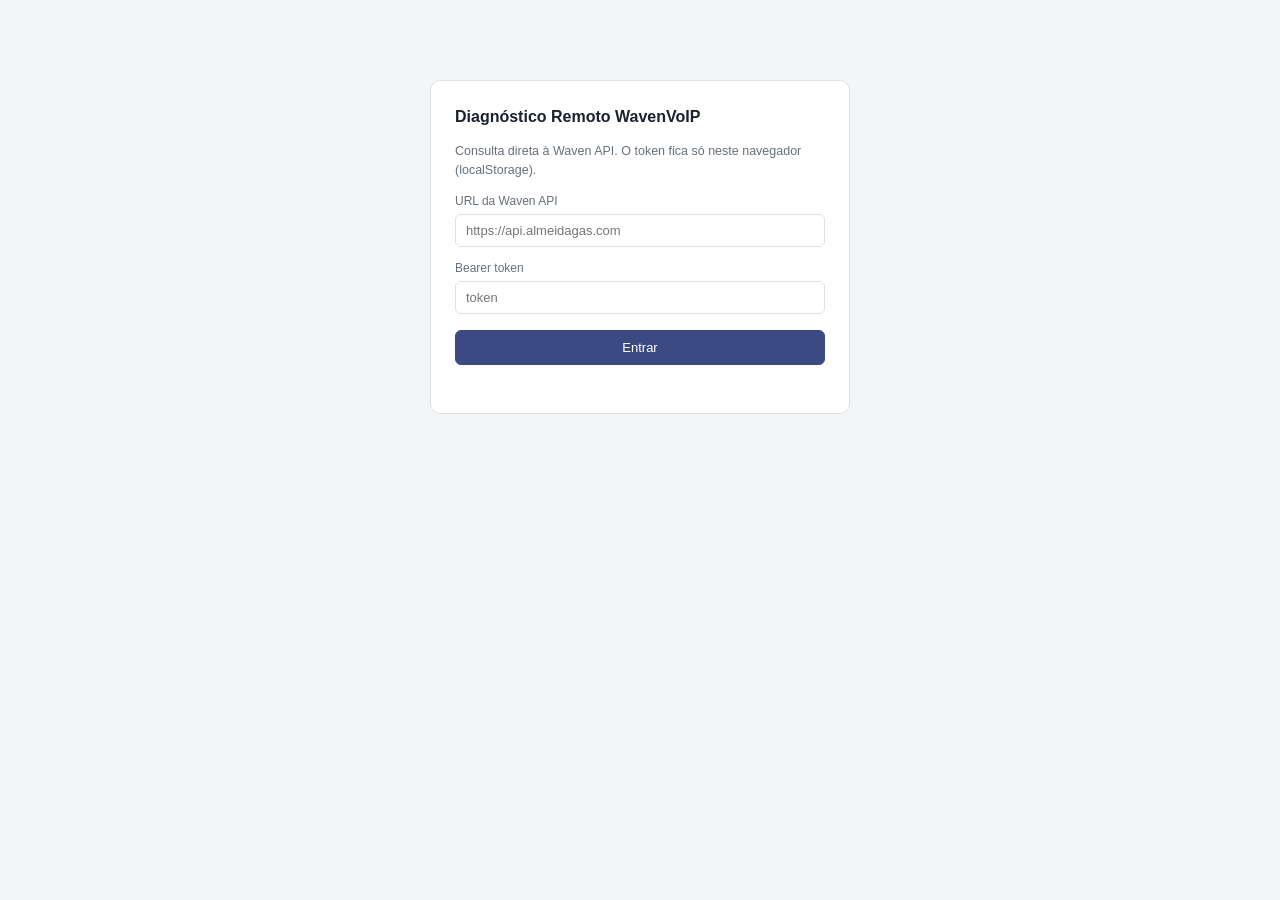
<file: WavenApi/wwwroot/diagnostics/index.html>
<!doctype html>
<html lang="pt-BR">
<head>
<meta charset="utf-8" />
<meta name="viewport" content="width=device-width, initial-scale=1" />
<title>Diagnóstico Remoto WavenVoIP</title>
<style>
  :root{
    --bg:#f4f5f7; --surface:#fff; --border:#dde1e6; --ink:#1a222b; --muted:#66707a;
    --ok:#1f8a55; --ok-bg:#e6f6ec; --warn:#a3720a; --warn-bg:#fdf1d8;
    --crit:#b3261e; --crit-bg:#fbe4e2; --emerg:#7a1210; --emerg-bg:#f6d3d1; --offline:#8a94a0; --offline-bg:#eceff2;
    --accent:#3b4a82; --accent-bg:#e9ecf7;
  }
  *{box-sizing:border-box;}
  body{margin:0; background:var(--bg); color:var(--ink); font:14px/1.5 -apple-system,Segoe UI,Arial,sans-serif;}
  header{background:var(--surface); border-bottom:1px solid var(--border); padding:14px 20px; display:flex; align-items:center; justify-content:space-between; gap:16px; flex-wrap:wrap;}
  header h1{font-size:17px; margin:0;}
  header .sub{color:var(--muted); font-size:12px;}
  .wrap{padding:20px; max-width:1400px; margin:0 auto;}
  button{padding:7px 14px; border:1px solid var(--accent); background:var(--accent); color:#fff; border-radius:6px; cursor:pointer; font-size:13px;}
  button.ghost{background:transparent; color:var(--ink); border:1px solid var(--border);}
  button.small{padding:4px 10px; font-size:12px;}
  button.danger{background:var(--emerg); border-color:var(--emerg);}
  .status-line{font-size:12px; color:var(--muted); margin-bottom:14px; display:flex; justify-content:space-between; align-items:center;}
  select{padding:6px 9px; border:1px solid var(--border); border-radius:6px; font-size:13px;}

  #login{max-width:420px; margin:80px auto; background:var(--surface); border:1px solid var(--border); border-radius:10px; padding:24px;}
  #login h2{margin-top:0; font-size:16px;}
  #login label{display:block; font-size:12px; color:var(--muted); margin:12px 0 4px;}
  #login input{width:100%; padding:8px 10px; border:1px solid var(--border); border-radius:6px; font-size:13px;}
  #login button{margin-top:16px; width:100%; padding:9px;}
  #login .err{color:var(--crit); font-size:12px; margin-top:8px; min-height:16px;}

  section{margin-bottom:22px;}
  .section-title{font-size:11.5px; text-transform:uppercase; letter-spacing:.05em; color:var(--muted); font-weight:600; margin-bottom:8px; display:flex; align-items:center; gap:8px;}

  /* Cards de resumo */
  .cards{display:grid; grid-template-columns:repeat(8, 1fr); gap:10px;}
  .card{background:var(--surface); border:1px solid var(--border); border-radius:8px; padding:12px; text-align:center;}
  .card .v{font-size:22px; font-weight:700; font-variant-numeric:tabular-nums;}
  .card .k{font-size:10.5px; text-transform:uppercase; color:var(--muted); letter-spacing:.03em; margin-top:2px;}
  .card.ok .v{color:var(--ok);} .card.warn .v{color:var(--warn);} .card.crit .v{color:var(--crit);} .card.emerg .v{color:var(--emerg);}
  .card.metric .v{font-size:15px; color:var(--accent);}
  .card.metric .k2{font-size:11px; color:var(--ink); margin-top:1px;}

  /* Alerta grande em destaque */
  .big-alert{border:2px solid var(--emerg); background:var(--emerg-bg); border-radius:10px; padding:18px 20px; margin-bottom:10px;}
  .big-alert.CRITICO{border-color:var(--crit); background:var(--crit-bg);}
  .big-alert.ATENCAO{border-color:var(--warn); background:var(--warn-bg);}
  .big-alert h3{margin:0 0 10px; font-size:15px;}
  .big-alert .metrics{display:grid; grid-template-columns:repeat(auto-fit, minmax(140px,1fr)); gap:10px; margin-bottom:12px;}
  .big-alert .metrics .m .k{font-size:10.5px; text-transform:uppercase; color:var(--muted);}
  .big-alert .metrics .m .v{font-size:15px; font-weight:600; font-variant-numeric:tabular-nums;}
  .big-alert .tags{font-family:ui-monospace,Consolas,monospace; font-size:11px; color:var(--muted); margin-bottom:10px;}
  .empty{padding:24px; text-align:center; color:var(--muted); font-size:13px;}

  /* Tabela principal compacta */
  .tablewrap{overflow-x:auto; border-radius:8px; border:1px solid var(--border);}
  table{width:100%; border-collapse:collapse; background:var(--surface);}
  th,td{padding:9px 10px; text-align:left; border-bottom:1px solid var(--border); font-size:12.5px;}
  th{background:#f0f1f4; font-weight:600; color:var(--muted); text-transform:uppercase; font-size:10px; letter-spacing:.03em; white-space:nowrap;}
  tbody tr:hover{background:#f8f9fb;}
  tbody tr:last-child td{border-bottom:none;}
  .tabnum{font-variant-numeric:tabular-nums; text-align:right; white-space:nowrap;}
  .up{color:var(--crit);} .down{color:var(--ok);}
  .dot{display:inline-block; width:9px; height:9px; border-radius:50%; margin-right:5px; vertical-align:middle;}
  .dot.NORMAL{background:var(--ok);} .dot.ATENCAO{background:var(--warn);} .dot.CRITICO{background:var(--crit);}
  .dot.EMERGENCIA{background:var(--emerg);} .dot.OFFLINE{background:var(--offline);}
  .badge{display:inline-block; padding:1px 8px; border-radius:10px; font-size:10.5px; font-weight:600; text-transform:uppercase; white-space:nowrap;}
  .badge.NORMAL{background:var(--ok-bg); color:var(--ok);} .badge.ATENCAO{background:var(--warn-bg); color:var(--warn);}
  .badge.CRITICO{background:var(--crit-bg); color:var(--crit);} .badge.EMERGENCIA{background:var(--emerg-bg); color:var(--emerg);}
  .badge.OFFLINE{background:var(--offline-bg); color:var(--offline);}
  .causa-cell{max-width:220px; overflow:hidden; text-overflow:ellipsis; white-space:nowrap; font-size:11.5px; color:var(--muted);}

  /* Modal de detalhe */
  #detailOverlay{display:none; position:fixed; inset:0; background:rgba(20,26,33,.45); z-index:20; padding:24px; overflow-y:auto;}
  #detail{background:var(--surface); border-radius:10px; max-width:1100px; margin:0 auto; padding:22px 26px 26px;}
  #detail h2{margin:0 0 4px; font-size:17px;}
  #detail .meta{color:var(--muted); font-size:12px; margin-bottom:14px;}
  .close-btn{float:right;}
  .detail-section{border:1px solid var(--border); border-radius:8px; padding:14px 16px; margin-bottom:14px;}
  .detail-section h4{margin:0 0 10px; font-size:11.5px; text-transform:uppercase; letter-spacing:.05em; color:var(--muted);}
  .kv-grid{display:grid; grid-template-columns:repeat(auto-fill, minmax(150px,1fr)); gap:10px;}
  .kv-grid .kv .k{font-size:10.5px; text-transform:uppercase; color:var(--muted);}
  .kv-grid .kv .v{font-size:15px; font-weight:600; font-variant-numeric:tabular-nums;}
  .invest-box{background:var(--accent-bg); border-radius:8px; padding:12px 14px; font-size:13px; margin-top:10px;}
  .invest-box ul{margin:6px 0 0; padding-left:18px;}
  .invest-box .warn-note{font-size:11px; color:var(--muted); margin-top:8px; font-style:italic;}
  .period-row{display:flex; gap:6px; margin-bottom:12px;}
  .period-row button.active{background:var(--accent); color:#fff;}
  .period-row button{background:transparent; color:var(--ink); border:1px solid var(--border);}
  .charts{display:grid; grid-template-columns:repeat(auto-fill, minmax(230px,1fr)); gap:12px; margin-bottom:10px;}
  .chart-box{border:1px solid var(--border); border-radius:8px; padding:9px;}
  .chart-box .title{font-size:10.5px; text-transform:uppercase; letter-spacing:.03em; color:var(--muted); margin-bottom:4px;}
  canvas{width:100%; height:90px; display:block;}
  .footnote{font-size:11px; color:var(--muted); margin-top:6px;}
  details.mais-metricas{margin-top:6px;}
  details.mais-metricas summary{cursor:pointer; font-size:12px; color:var(--accent); font-weight:600; margin-bottom:8px;}

  .findings-list, .incidents-list{display:flex; flex-direction:column; gap:6px; max-height:260px; overflow-y:auto;}
  .finding-row{border:1px solid var(--border); border-radius:6px; padding:8px 10px; font-size:12px; display:flex; justify-content:space-between; gap:10px;}
  .status-pill{font-family:ui-monospace,Consolas,monospace; font-size:10px; padding:2px 7px; border-radius:10px; background:var(--accent-bg); color:var(--accent); white-space:nowrap;}

  #compareBox{display:none;}
  .compare-grid{display:grid; grid-template-columns:1fr 1fr; gap:16px; margin-bottom:12px;}

  @media (max-width:1100px){ .cards{grid-template-columns:repeat(4,1fr);} }
</style>
</head>
<body>

<div id="login">
  <h2>Diagnóstico Remoto WavenVoIP</h2>
  <p style="font-size:12.5px;color:var(--muted);margin:0;">Consulta direta à Waven API. O token fica só neste navegador (localStorage).</p>
  <label>URL da Waven API</label>
  <input id="inUrl" placeholder="https://api.almeidagas.com" />
  <label>Bearer token</label>
  <input id="inToken" type="password" placeholder="token" />
  <button onclick="salvarLogin()">Entrar</button>
  <div class="err" id="loginErr"></div>
</div>

<div id="app" style="display:none">
  <header>
    <div>
      <h1>Diagnóstico Remoto WavenVoIP</h1>
      <div class="sub" id="apiUrlLabel"></div>
    </div>
    <div style="display:flex; gap:8px;">
      <button class="ghost small" onclick="mostrarComparacao()">Comparar instalações</button>
      <button class="ghost small" onclick="logout()">Trocar servidor/token</button>
    </div>
  </header>
  <div class="wrap">

    <section>
      <div class="cards" id="cards"></div>
    </section>

    <section id="bigAlertsSection" style="display:none">
      <div class="section-title">🚨 Alertas em destaque</div>
      <div id="bigAlerts"></div>
    </section>

    <section>
      <div class="status-line">
        <span id="status"></span>
        <button class="ghost small" onclick="carregar()">Atualizar</button>
      </div>
      <div class="tablewrap"><table id="tbl">
        <thead><tr>
          <th></th><th>Instalação</th><th>Ramal</th><th>Versão</th><th>Últ. heartbeat</th>
          <th>Chamadas</th><th>RAM atual</th><th>Pico sessão</th><th title="Maior valor já visto nesta instalação, em QUALQUER sessão/versão — pode ser bem mais antigo que a sessão atual">Pico histórico ⓘ</th><th>Private</th><th>Heap</th>
          <th>Handles</th><th>LogQueue</th><th>CPU</th><th>Causa / Classificação</th><th></th>
        </tr></thead>
        <tbody id="tbody"><tr><td colspan="16" class="empty">Carregando…</td></tr></tbody>
      </table></div>
    </section>

    <div id="compareBox">
      <div class="section-title">Comparar duas instalações <button class="ghost small" onclick="fecharComparacao()" style="margin-left:auto">Fechar</button></div>
      <div class="compare-grid">
        <select id="cmpA"></select>
        <select id="cmpB"></select>
      </div>
      <button onclick="compararAgora()">Comparar</button>
      <div id="cmpResult" style="margin-top:12px"></div>
    </div>

  </div>
</div>

<div id="detailOverlay" onclick="if(event.target===this) fecharDetalhe()">
  <div id="detail">
    <button class="close-btn ghost small" onclick="fecharDetalhe()">Fechar ✕</button>
    <h2 id="detTitle"></h2>
    <div class="meta" id="detMeta"></div>

    <div class="detail-section" id="detInvestSection" style="display:none">
      <h4>Resumo para investigação de código</h4>
      <div id="detInvest"></div>
    </div>

    <div class="detail-section">
      <h4>Resumo</h4>
      <div class="kv-grid" id="detResumoKv"></div>
    </div>
    <div class="detail-section">
      <h4>Recursos</h4>
      <div class="kv-grid" id="detRecursosKv"></div>
    </div>
    <div class="detail-section">
      <h4>Atividade</h4>
      <div class="kv-grid" id="detAtividadeKv"></div>
    </div>
    <div class="detail-section" id="detDiagSection" style="display:none">
      <h4>Diagnóstico</h4>
      <div id="detDiag"></div>
    </div>

    <div class="detail-section">
      <h4>Série temporal</h4>
      <div class="period-row" id="periodRow">
        <button data-p="1h" onclick="mudarPeriodo('1h')">1h</button>
        <button data-p="4h" onclick="mudarPeriodo('4h')">4h</button>
        <button data-p="hoje" onclick="mudarPeriodo('hoje')">Hoje</button>
        <button data-p="24h" class="active" onclick="mudarPeriodo('24h')">24h</button>
        <button data-p="7d" onclick="mudarPeriodo('7d')">7 dias</button>
      </div>
      <div class="charts" id="detChartsPrincipais"></div>
      <div class="footnote" id="detAgregNota"></div>
      <details class="mais-metricas">
        <summary>Mais métricas (GC, LOH, POH, Threads, GDI, USER, CPU)</summary>
        <div class="charts" id="detChartsExtras"></div>
      </details>
    </div>

    <div class="detail-section">
      <h4>Diagnósticos (persistentes) desta instalação</h4>
      <div class="findings-list" id="detFindings"><div class="empty">Nenhum diagnóstico registrado ainda.</div></div>
    </div>
    <div class="detail-section">
      <h4>Incidentes recentes</h4>
      <div class="incidents-list" id="detIncidents"><div class="empty">Nenhum incidente.</div></div>
    </div>
  </div>
</div>

<script>
const LS_URL = 'waven_diag_url', LS_TOKEN = 'waven_diag_token';
function apiUrl(){ return (localStorage.getItem(LS_URL) || '').replace(/\/$/, ''); }
function apiToken(){ return localStorage.getItem(LS_TOKEN) || ''; }

function salvarLogin(){
  const url = document.getElementById('inUrl').value.trim();
  const token = document.getElementById('inToken').value.trim();
  if(!url || !token){ document.getElementById('loginErr').textContent = 'Preencha URL e token.'; return; }
  localStorage.setItem(LS_URL, url); localStorage.setItem(LS_TOKEN, token);
  entrar();
}
function logout(){
  localStorage.removeItem(LS_URL); localStorage.removeItem(LS_TOKEN);
  document.getElementById('app').style.display='none';
  document.getElementById('login').style.display='block';
}
function entrar(){
  document.getElementById('login').style.display='none';
  document.getElementById('app').style.display='block';
  document.getElementById('apiUrlLabel').textContent = apiUrl();
  carregar();
}
async function apiGet(path){
  const resp = await fetch(apiUrl() + path, { headers: { 'Authorization': 'Bearer ' + apiToken() } });
  if(!resp.ok) throw new Error('HTTP ' + resp.status);
  return resp.json();
}

function fmtHora(iso){
  if(!iso) return '—';
  const d = new Date(iso.endsWith('Z') ? iso : iso + 'Z');
  return d.toLocaleString('pt-BR', { day:'2-digit', month:'2-digit', hour:'2-digit', minute:'2-digit' });
}
function sinal(v){ return (v ?? 0) > 0 ? '+' : ''; }
function deltaClasse(v){ v = v ?? 0; return v > 0 ? 'up' : (v < 0 ? 'down' : ''); }
function n(v, casas){ return (v ?? 0).toFixed(casas ?? 0); }
function iv(v){ return (v === null || v === undefined) ? '—' : v; }
function fmtMbGb(mb){
  mb = mb ?? 0;
  return mb >= 1024 ? (mb/1024).toFixed(2) + ' GB' : mb.toFixed(0) + ' MB';
}
function fmtBig(v){
  v = v ?? 0;
  if(v >= 1e6) return (v/1e6).toFixed(2) + 'M';
  if(v >= 1e3) return (v/1e3).toFixed(1) + 'k';
  return String(v);
}

let instalacoes = [];

let findingsAbertos = [];

async function carregar(){
  const st = document.getElementById('status');
  st.textContent = 'Atualizando…';
  try{
    instalacoes = await apiGet('/api/diagnostics/installations');
    try{ findingsAbertos = await apiGet('/api/diagnostics/findings?apenasAbertos=true'); }
    catch(e){ findingsAbertos = []; }
    renderCards();
    renderTabela();
    renderBigAlerts();
    st.textContent = instalacoes.length + ' instalação(ões) — ' + new Date().toLocaleTimeString('pt-BR');
  }catch(e){ st.textContent = 'Falha ao consultar API: ' + e.message; }
}

function renderCards(){
  const box = document.getElementById('cards');
  const online = instalacoes.filter(i => i.online).length;
  const porStatus = s => instalacoes.filter(i => i.status === s).length;
  const maiorRam = instalacoes.slice().sort((a,b)=>b.workingSetAtualMb-a.workingSetAtualMb)[0];
  const maiorHeap = instalacoes.slice().sort((a,b)=>b.managedHeapAtualMb-a.managedHeapAtualMb)[0];
  const maiorLogQ = instalacoes.slice().sort((a,b)=>b.logQueueAtual-a.logQueueAtual)[0];
  const rot = i => i ? `${i.machineAlias || i.machineId} (ramal ${i.ramal})` : '—';

  box.innerHTML = `
    <div class="card"><div class="v">${online}</div><div class="k">Online</div></div>
    <div class="card ok"><div class="v">${porStatus('NORMAL')}</div><div class="k">Normais</div></div>
    <div class="card warn"><div class="v">${porStatus('ATENCAO')}</div><div class="k">Atenção</div></div>
    <div class="card crit"><div class="v">${porStatus('CRITICO')}</div><div class="k">Críticas</div></div>
    <div class="card emerg"><div class="v">${porStatus('EMERGENCIA')}</div><div class="k">Emergência</div></div>
    <div class="card metric"><div class="v">${maiorRam ? fmtMbGb(maiorRam.workingSetAtualMb) : '—'}</div><div class="k2">${rot(maiorRam)}</div><div class="k">Maior RAM</div></div>
    <div class="card metric"><div class="v">${maiorHeap ? fmtMbGb(maiorHeap.managedHeapAtualMb) : '—'}</div><div class="k2">${rot(maiorHeap)}</div><div class="k">Maior Heap</div></div>
    <div class="card metric"><div class="v">${maiorLogQ ? fmtBig(maiorLogQ.logQueueAtual) : '—'}</div><div class="k2">${rot(maiorLogQ)}</div><div class="k">Maior LogQueue</div></div>
  `;
}

function renderTabela(){
  const tbody = document.getElementById('tbody');
  if(instalacoes.length === 0){
    tbody.innerHTML = '<tr><td colspan="16" class="empty">Nenhuma instalação reportou heartbeat ainda.</td></tr>';
    return;
  }
  tbody.innerHTML = instalacoes.map(i => {
    try {
      const nome = i.machineAlias && i.machineAlias.length ? i.machineAlias : i.machineId;
      const findingAberto = findingsAbertos.find(f => f.installationId === i.id);
      const causa = findingAberto ? (findingAberto.classifications || findingAberto.probableCause || '') : '';
      // Destaca visualmente quando o pico histórico é bem maior que o da sessão atual —
      // deixa óbvio de relance que aquele número é de outra sessão/versão, não de agora.
      const historicoMuitoMaior = (i.workingSetPicoHistoricoMb || 0) > Math.max(500, (i.workingSetPicoSessaoMb || 0) * 1.5);
      const picoHistoricoCell = historicoMuitoMaior
        ? `<span class="badge ATENCAO" title="Pico histórico de outra sessão — não é o pico da sessão atual (${i.appVersion || '?'})">${fmtMbGb(i.workingSetPicoHistoricoMb)} (antigo)</span>`
        : fmtMbGb(i.workingSetPicoHistoricoMb);
      return `<tr>
        <td><span class="dot ${i.status}"></span><span class="badge ${i.status}">${i.status}</span></td>
        <td>${nome}</td><td>${i.ramal || '—'}</td><td>${i.appVersion || '—'}</td><td>${fmtHora(i.lastSeenUtc)}</td>
        <td class="tabnum">${iv(i.callsSinceStartup)}</td>
        <td class="tabnum">${fmtMbGb(i.workingSetAtualMb)}</td>
        <td class="tabnum">${fmtMbGb(i.workingSetPicoSessaoMb)}</td>
        <td class="tabnum">${picoHistoricoCell}</td>
        <td class="tabnum">${fmtMbGb(i.privateAtualMb)}</td>
        <td class="tabnum">${fmtMbGb(i.managedHeapAtualMb)}</td>
        <td class="tabnum">${iv(i.handlesAtual)}</td>
        <td class="tabnum">${fmtBig(i.logQueueAtual)}</td>
        <td class="tabnum">${n(i.cpuPercent,1)}%</td>
        <td class="causa-cell" title="${causa}">${causa || '—'}</td>
        <td><button class="small" onclick="abrirDetalhe('${i.id}')">Ver detalhes</button></td>
      </tr>`;
    } catch(e) {
      console.error('Falha ao renderizar linha', i && i.id, e);
      return `<tr style="background:#fdf1d8"><td colspan="5"><span class="badge ATENCAO">ERRO</span> ${(i&&(i.machineAlias||i.machineId))||'?'}</td>
        <td class="tabnum">${iv(i&&i.callsSinceStartup)}</td><td class="tabnum">${fmtMbGb(i&&i.workingSetAtualMb)}</td>
        <td colspan="3"></td><td class="tabnum">${iv(i&&i.handlesAtual)}</td><td colspan="2"></td>
        <td class="tabnum">${n(i&&i.cpuPercent,1)}%</td><td colspan="2">erro de exibição — ver console</td></tr>`;
    }
  }).join('');
}

function renderBigAlerts(){
  const section = document.getElementById('bigAlertsSection');
  const box = document.getElementById('bigAlerts');
  if(!findingsAbertos || findingsAbertos.length === 0){ section.style.display='none'; return; }
  section.style.display='block';

  const ordem = {EMERGENCIA:0, CRITICO:1, ATENCAO:2};
  findingsAbertos.sort((a,b) => (ordem[a.severity]??9) - (ordem[b.severity]??9));

  box.innerHTML = findingsAbertos.map(f => {
    const inst = instalacoes.find(i => i.id === f.installationId);
    const nome = inst ? (inst.machineAlias || inst.machineId) : (f.installationId||'').slice(0,10);
    const emoji = f.severity === 'EMERGENCIA' ? '🚨' : f.severity === 'CRITICO' ? '⛔' : '⚠️';
    return `<div class="big-alert ${f.severity}">
      <h3>${emoji} ${f.severity} — RAMAL ${f.ramal || '—'} (${nome})</h3>
      <div class="metrics">
        <div class="m"><div class="k">RAM</div><div class="v">${fmtMbGb(f.workingSetStartMb)} → ${fmtMbGb(f.workingSetPeakMb)}</div></div>
        <div class="m"><div class="k">Private</div><div class="v">${fmtMbGb(f.privateStartMb)} → ${fmtMbGb(f.privatePeakMb)}</div></div>
        <div class="m"><div class="k">Managed Heap</div><div class="v">${fmtMbGb(f.managedHeapStartMb)} → ${fmtMbGb(f.managedHeapPeakMb)}</div></div>
        <div class="m"><div class="k">Handles</div><div class="v">${iv(f.handlesStart)} → ${iv(f.handlesPeak)}</div></div>
        <div class="m"><div class="k">LogQueue pico</div><div class="v">${fmtBig(f.logQueuePeak)}</div></div>
        <div class="m"><div class="k">Chamadas</div><div class="v">${iv(f.callsAtPeak)}</div></div>
      </div>
      <div class="tags">${f.classifications || 'sem classificação ainda'} · status <b>${f.status}</b></div>
      ${f.probableCause ? `<div style="margin-bottom:10px">${f.probableCause}</div>` : ''}
      <button onclick="abrirDetalhe('${f.installationId}')">Investigar</button>
    </div>`;
  }).join('');
}

// ── Detalhe da instalação ───────────────────────────────────────────────────
let detalheAtualId = null, periodoAtual = '24h';

async function abrirDetalhe(id){
  detalheAtualId = id;
  document.getElementById('detailOverlay').style.display = 'block';

  let data;
  try{ data = await apiGet('/api/diagnostics/installations/' + encodeURIComponent(id) + '/summary'); }
  catch(e){ document.getElementById('detTitle').textContent = 'Falha: ' + e.message; return; }

  const inst = data.installation;
  document.getElementById('detTitle').textContent = (inst.machineAlias || inst.machineId) + ' — ramal ' + (inst.ramal || '—');
  document.getElementById('detMeta').innerHTML =
    `installationId: ${inst.id} · versão ${inst.appVersion} · <span class="badge ${inst.status}">${inst.status}</span> · ` +
    `primeiro heartbeat ${fmtHora(inst.firstSeenUtc)} · último ${fmtHora(inst.lastSeenUtc)} · uptime ${Math.floor(inst.uptimeSeconds/3600)}h${Math.floor((inst.uptimeSeconds%3600)/60)}m`;

  // v2.4.4 — pico SEMPRE rotulado explicitamente sessão vs histórico (bug antigo: um único
  // "pico" misturava os dois, então a sessão 2.4.3 de um ramal podia mostrar o pico de
  // gigabytes de uma sessão 2.4.2 anterior como se fosse dela). Nunca mistura os dois números.
  document.getElementById('detResumoKv').innerHTML = kv([
    ['RAM inicial (sessão atual)', fmtMbGb(inst.workingSetInicialMb)], ['RAM atual', fmtMbGb(inst.workingSetAtualMb)],
    ['🔵 Pico da SESSÃO ATUAL', fmtMbGb(inst.workingSetPicoSessaoMb)],
    ['⚪ Pico HISTÓRICO (todas as sessões)', fmtMbGb(inst.workingSetPicoHistoricoMb)],
    ['Private inicial', fmtMbGb(inst.privateInicialMb)], ['Private atual', fmtMbGb(inst.privateAtualMb)], ['Private pico (sessão)', fmtMbGb(inst.privatePicoSessaoMb)],
    ['Managed Heap atual', fmtMbGb(inst.managedHeapAtualMb)], ['Managed Heap pico (sessão)', fmtMbGb(inst.managedHeapPicoSessaoMb)],
    ['Δ RAM (sessão)', sinal(inst.crescimentoRamMb)+n(inst.crescimentoRamMb)+' MB'], ['Δ Private (sessão)', sinal(inst.crescimentoPrivateMb)+n(inst.crescimentoPrivateMb)+' MB'],
  ]);
  document.getElementById('detRecursosKv').innerHTML = kv([
    ['Handles inicial', iv(inst.handlesInicial)], ['Handles atual', iv(inst.handlesAtual)], ['Handles pico (sessão)', iv(inst.handlesPicoSessao)],
    ['Δ Handles (sessão)', sinal(inst.crescimentoHandles)+iv(inst.crescimentoHandles)],
    ['Threads', iv(inst.threads)], ['GDI Objects', iv(inst.gdiObjects)], ['USER Objects', iv(inst.userObjects)],
    ['Handles / 100 chamadas', inst.handlesPor100Chamadas != null ? n(inst.handlesPor100Chamadas,1) : '—'],
  ]);
  document.getElementById('detAtividadeKv').innerHTML = kv([
    ['Chamadas desde início', iv(inst.callsSinceStartup)], ['CPU', n(inst.cpuPercent,1)+'%'],
    ['Read MB/s', n(inst.readMBs,2)], ['Write MB/s', n(inst.writeMBs,2)],
    ['LogQueue atual', fmtBig(inst.logQueueAtual)], ['LogQueue pico (sessão)', fmtBig(inst.logQueuePicoSessao)],
    ['Última operação', inst.lastOperation || '—'], ['MB / 100 chamadas', inst.mbPor100Chamadas != null ? n(inst.mbPor100Chamadas,1) : '—'],
  ]);

  // Diagnóstico + Resumo para investigação — do finding mais recente (aberto ou não).
  const diagSection = document.getElementById('detDiagSection');
  const investSection = document.getElementById('detInvestSection');
  if(data.diagnosticos && data.diagnosticos.length > 0){
    const f = data.diagnosticos[0];
    diagSection.style.display = 'block';
    document.getElementById('detDiag').innerHTML = `
      <div class="kv-grid">
        <div class="kv"><div class="k">Classificações</div><div class="v" style="font-size:12px">${f.classifications||'—'}</div></div>
        <div class="kv"><div class="k">Status</div><div class="v"><span class="status-pill">${f.status}</span></div></div>
        <div class="kv"><div class="k">Severidade</div><div class="v"><span class="badge ${f.severity}">${f.severity}</span></div></div>
      </div>
      <p style="margin:10px 0 4px"><b>Causa provável:</b> ${f.probableCause || '—'}</p>
      <p style="margin:4px 0"><b>Evidência:</b> ${f.evidence || '—'}</p>
      <p style="margin:4px 0"><b>Componentes suspeitos:</b> ${f.suspectComponents || '—'}</p>
      ${f.contradictions ? `<p style="margin:4px 0"><b>Contradições:</b> ${f.contradictions}</p>` : ''}
    `;

    try {
      const invest = await apiGet('/api/diagnostics/findings/' + f.id);
      const r = invest.resumoInvestigacao;
      if(r){
        investSection.style.display = 'block';
        document.getElementById('detInvest').innerHTML = `
          <p>${r.interpretacaoPreliminar}</p>
          <p><b>Tendência do LogQueue:</b> ${r.tendenciaLogQueue} · <b>Correlação LogQueue×ManagedHeap:</b> ${r.logQueueCorrelacaoComManagedHeap}</p>
          <p><b>Última operação mais frequente no período:</b> ${(r.frequenciaLastOperation||[]).map(x=>`${x.operacao} (${x.ocorrencias}x)`).join(', ') || '—'}</p>
          <div class="invest-box">
            <b>Próxima investigação recomendada:</b>
            <ul>${(r.proximaInvestigacaoRecomendada||[]).map(p=>`<li>${p}</li>`).join('')}</ul>
            <div class="warn-note">${r.avisoImportante}</div>
          </div>
        `;
      } else investSection.style.display = 'none';
    } catch(e) { investSection.style.display = 'none'; }
  } else {
    diagSection.style.display = 'none';
    investSection.style.display = 'none';
  }

  document.getElementById('detFindings').innerHTML = (!data.diagnosticos || data.diagnosticos.length === 0)
    ? '<div class="empty">Nenhum diagnóstico registrado ainda.</div>'
    : data.diagnosticos.map(f => `<div class="finding-row">
        <span>#${f.id} · ${fmtHora(f.startedUtc)} → ${f.normalizedUtc ? fmtHora(f.normalizedUtc) : 'em aberto'} ·
          RAM ${fmtMbGb(f.workingSetStartMb)}→${fmtMbGb(f.workingSetPeakMb)} · ${f.classifications || 'sem classificação'}</span>
        <span class="status-pill">${f.status}</span>
      </div>`).join('');

  document.getElementById('detIncidents').innerHTML = (!data.incidentesRecentes || data.incidentesRecentes.length === 0)
    ? '<div class="empty">Nenhum incidente.</div>'
    : data.incidentesRecentes.slice(0,20).map(i => `<div class="finding-row" style="flex-direction:column;align-items:stretch">
        <div style="display:flex;justify-content:space-between;align-items:center">
          <span>${fmtHora(i.timestampUtc)} · <b>${i.evento}</b> · ${i.detalhe || ''}</span>
          <span style="display:flex;gap:8px;align-items:center">
            <span class="status-pill">${fmtMbGb(i.workingSetMb)}</span>
            ${i.temDetalheExcecao ? `<button class="ghost small" onclick="verDetalheExcecao(${i.id}, this)">Ver exceção</button>` : ''}
          </span>
        </div>
        <div id="excDetail-${i.id}" style="display:none;margin-top:6px"></div>
      </div>`).join('');

  await carregarSerieTemporal(id, periodoAtual);
}

// v2.4.4 — instrumentação de UNOBSERVED_EXCEPTION: mostra tipo/mensagem/stack/origem/
// captureSource + a correlação de métricas antes/+1min/+5min/+15min do incidente
// (item 6/7 do pedido — "Claude, investigue o incidente do ramal X" usa este mesmo endpoint).
async function verDetalheExcecao(incidentId, btn){
  const el = document.getElementById('excDetail-' + incidentId);
  if(el.style.display === 'block'){ el.style.display = 'none'; return; }
  el.style.display = 'block';
  el.innerHTML = '<div class="empty">Carregando…</div>';
  try{
    const data = await apiGet('/api/diagnostics/incidents/' + incidentId + '/detail');
    const d = data.detalheExcecao;
    if(!d){ el.innerHTML = '<div class="empty">Sem detalhe de exceção para este incidente.</div>'; return; }
    const corr = (data.correlacao || []).map(p => `
      <tr><td>${p.offset}</td><td>${p.timestampUtc ? fmtHora(p.timestampUtc) : '—'}</td>
      <td class="tabnum">${p.workingSetMb!=null ? fmtMbGb(p.workingSetMb) : '—'}</td>
      <td class="tabnum">${p.handleCount!=null ? iv(p.handleCount) : '—'}</td>
      <td class="tabnum">${p.threadCount!=null ? iv(p.threadCount) : '—'}</td>
      <td>${p.lastOperation || '—'}</td></tr>`).join('');
    el.innerHTML = `
      <div class="invest-box">
        <div class="kv-grid">
          <div class="kv"><div class="k">Tipo</div><div class="v" style="font-size:12px">${d.exceptionType || '—'}</div></div>
          <div class="kv"><div class="k">Origem (contexto)</div><div class="v" style="font-size:12px">${d.origem || '—'}</div></div>
          <div class="kv"><div class="k">Capturado via</div><div class="v" style="font-size:12px">${d.captureSource || '—'}</div></div>
        </div>
        <p style="margin:8px 0 4px"><b>Mensagem:</b> ${d.exceptionMessage || '—'}</p>
        ${d.innerExceptionType ? `<p style="margin:4px 0"><b>Inner:</b> ${d.innerExceptionType} — ${d.innerExceptionMessage||''}</p>` : ''}
        <p style="margin:4px 0"><b>Thread/Task:</b> ${d.threadId ?? '—'} / ${d.taskId ?? '—'}</p>
        <pre style="white-space:pre-wrap;font-size:11px;background:#f4f5f7;padding:8px;border-radius:6px;max-height:180px;overflow:auto">${(d.stackTraceTop||'—')}</pre>
        <div class="warn-note">Isto é evidência bruta capturada no cliente — não é causa confirmada automaticamente. Cruzar com o código-fonte antes de concluir.</div>
      </div>
      <div class="tablewrap" style="margin-top:8px"><table style="font-size:12px">
        <thead><tr><th>Offset</th><th>Horário</th><th>Working Set</th><th>Handles</th><th>Threads</th><th>Última operação</th></tr></thead>
        <tbody>${corr || '<tr><td colspan="6" class="empty">Sem snapshots na janela.</td></tr>'}</tbody>
      </table></div>
    `;
  } catch(e) {
    el.innerHTML = '<div class="empty">Falha ao carregar: ' + e.message + '</div>';
  }
}

function kv(pares){
  return pares.map(([k,v]) => `<div class="kv"><div class="k">${k}</div><div class="v">${v}</div></div>`).join('');
}

function fecharDetalhe(){ document.getElementById('detailOverlay').style.display = 'none'; detalheAtualId = null; }

function mudarPeriodo(p){
  periodoAtual = p;
  document.querySelectorAll('#periodRow button').forEach(b => b.classList.toggle('active', b.dataset.p === p));
  if(detalheAtualId) carregarSerieTemporal(detalheAtualId, p);
}

// 5 principais primeiro (item 6 do pedido) + o resto dentro de "Mais métricas".
const SERIES_PRINCIPAIS = [
  ['Working Set (MB)', s => s.workingSetMb],
  ['Private Bytes (MB)', s => s.privateBytesMb],
  ['Managed Heap (MB)', s => s.managedHeapMb],
  ['LogQueue', s => s.logQueueCount],
  ['Handles', s => s.handleCount],
  ['Chamadas acumuladas', s => s.callsSinceStartup],
];
const SERIES_EXTRAS = [
  ['GC Total Memory (MB)', s => s.gcTotalMemoryMb],
  ['LOH (MB)', s => s.lohMb],
  ['POH (MB)', s => s.pohMb],
  ['Threads', s => s.threadCount],
  ['GDI Objects', s => s.gdiObjectCount],
  ['USER Objects', s => s.userObjectCount],
  ['CPU (%)', s => s.cpuPercent],
  ['Read (MB/s)', s => s.readBytesPerSecond/1024/1024],
  ['Write (MB/s)', s => s.writeBytesPerSecond/1024/1024],
];

async function carregarSerieTemporal(id, periodo){
  const boxP = document.getElementById('detChartsPrincipais');
  const boxE = document.getElementById('detChartsExtras');
  boxP.innerHTML = SERIES_PRINCIPAIS.map(([l]) => `<div class="chart-box"><div class="title">${l}</div><canvas></canvas></div>`).join('');
  boxE.innerHTML = SERIES_EXTRAS.map(([l]) => `<div class="chart-box"><div class="title">${l}</div><canvas></canvas></div>`).join('');

  let data;
  try{ data = await apiGet(`/api/diagnostics/installations/${encodeURIComponent(id)}/timeseries?periodo=${periodo}`); }
  catch(e){ document.getElementById('detAgregNota').textContent = 'Falha ao carregar série: ' + e.message; return; }

  document.getElementById('detAgregNota').textContent = data.agregado
    ? `${data.pontosOriginais} pontos no período — exibindo ${data.pontos.length} agregados (pico preservado por balde, não média).`
    : `${data.pontos.length} pontos no período.`;

  SERIES_PRINCIPAIS.forEach(([label, fn], idx) => desenharGrafico(boxP.querySelectorAll('canvas')[idx], data.pontos.map(fn)));
  SERIES_EXTRAS.forEach(([label, fn], idx) => desenharGrafico(boxE.querySelectorAll('canvas')[idx], data.pontos.map(fn)));
}

function desenharGrafico(canvas, valores){
  const dpr = window.devicePixelRatio || 1;
  const w = canvas.clientWidth || 200, h = 90;
  canvas.width = w*dpr; canvas.height = h*dpr;
  const ctx = canvas.getContext('2d');
  ctx.scale(dpr, dpr); ctx.clearRect(0,0,w,h);
  if(!valores || valores.length === 0){ ctx.fillStyle = '#8a94a0'; ctx.font = '11px sans-serif'; ctx.fillText('sem dados', 8, h/2); return; }
  const max = Math.max(...valores, 1), min = Math.min(...valores, 0);
  const range = (max - min) || 1, pad = 6;
  const x = i => pad + (i/(Math.max(valores.length-1,1))) * (w - pad*2);
  const y = v => h - pad - ((v-min)/range) * (h - pad*2);
  ctx.strokeStyle = '#e3e6ea'; ctx.lineWidth = 1;
  for(let g=0; g<=2; g++){ const gy = pad + g*(h-pad*2)/2; ctx.beginPath(); ctx.moveTo(pad,gy); ctx.lineTo(w-pad,gy); ctx.stroke(); }
  ctx.beginPath(); ctx.moveTo(x(0), h-pad);
  valores.forEach((v,i)=> ctx.lineTo(x(i), y(v)));
  ctx.lineTo(x(valores.length-1), h-pad); ctx.closePath();
  ctx.fillStyle = 'rgba(59,74,130,0.10)'; ctx.fill();
  ctx.beginPath();
  valores.forEach((v,i)=> i===0 ? ctx.moveTo(x(i),y(v)) : ctx.lineTo(x(i),y(v)));
  ctx.strokeStyle = '#3b4a82'; ctx.lineWidth = 1.5; ctx.stroke();
  const lastI = valores.length-1;
  ctx.beginPath(); ctx.arc(x(lastI), y(valores[lastI]), 2.5, 0, 7); ctx.fillStyle = '#3b4a82'; ctx.fill();
  ctx.fillStyle = '#66707a'; ctx.font = '9px sans-serif';
  ctx.fillText(max.toFixed(0), pad, pad+7); ctx.fillText(min.toFixed(0), pad, h-2);
}

// ── Comparação ───────────────────────────────────────────────────────────────
function mostrarComparacao(){
  const box = document.getElementById('compareBox');
  box.style.display = box.style.display === 'block' ? 'none' : 'block';
  const opts = instalacoes.map(i => `<option value="${i.id}">${(i.machineAlias||i.machineId)} — ramal ${i.ramal}</option>`).join('');
  document.getElementById('cmpA').innerHTML = opts;
  document.getElementById('cmpB').innerHTML = opts;
}
function fecharComparacao(){ document.getElementById('compareBox').style.display = 'none'; }

async function compararAgora(){
  const a = document.getElementById('cmpA').value, b = document.getElementById('cmpB').value;
  const result = document.getElementById('cmpResult');
  if(a === b){ result.innerHTML = '<div class="empty">Escolha duas instalações diferentes.</div>'; return; }
  let data;
  try{ data = await apiGet(`/api/diagnostics/compare?a=${encodeURIComponent(a)}&b=${encodeURIComponent(b)}`); }
  catch(e){ result.innerHTML = '<div class="empty">Falha: ' + e.message + '</div>'; return; }

  const linhas = [
    ['Chamadas', x => x.callsSinceStartup],
    ['RAM atual', x => fmtMbGb(x.workingSetAtualMb)],
    ['Δ RAM', x => sinal(x.crescimentoRamMb)+n(x.crescimentoRamMb)+' MB'],
    ['MB / 100 chamadas', x => x.mbPor100Chamadas != null ? n(x.mbPor100Chamadas,1) : '—'],
    ['Private atual', x => fmtMbGb(x.privateAtualMb)],
    ['Managed Heap atual', x => fmtMbGb(x.managedHeapAtualMb)],
    ['Handles atual', x => x.handlesAtual],
    ['Δ Handles', x => sinal(x.crescimentoHandles)+x.crescimentoHandles],
    ['LogQueue atual', x => fmtBig(x.logQueueAtual)],
    ['Threads', x => x.threads], ['GDI', x => x.gdiObjects], ['USER', x => x.userObjects],
    ['Read MB/s', x => n(x.readMBs,2)], ['Write MB/s', x => n(x.writeMBs,2)],
  ];
  result.innerHTML = `<div class="tablewrap"><table><thead><tr><th>Métrica</th>
      <th>${data.a.machineAlias||data.a.machineId} (ramal ${data.a.ramal})</th>
      <th>${data.b.machineAlias||data.b.machineId} (ramal ${data.b.ramal})</th></tr></thead>
    <tbody>${linhas.map(([k,fn]) => `<tr><td>${k}</td><td class="tabnum">${fn(data.a)}</td><td class="tabnum">${fn(data.b)}</td></tr>`).join('')}</tbody>
    </table></div>
    <p class="footnote">Comparar taxas "por 100 chamadas" é o que importa — várias métricas sobem naturalmente no aquecimento; o que só acontece na máquina problemática é o sinal real.</p>`;
}

if(apiUrl() && apiToken()){ entrar(); }
</script>
</body>
</html>
</file>
<file: waven_site_premium/css/style.css>
/* ═══════════════════════════════════════════════════════════
   WavenVoIP — Premium Landing Page · Light Theme
   ═══════════════════════════════════════════════════════════ */

:root {
  --primary:       #7C3AED;
  --primary-l:     #8B5CF6;
  --primary-d:     #6D28D9;
  --primary-soft:  #EDE9FE;
  --primary-xsoft: #F5F3FF;
  --green:         #22C55E;
  --green-soft:    #DCFCE7;
  --green-d:       #16A34A;
  --red:           #EF4444;
  --red-soft:      #FEE2E2;
  --blue:          #3B82F6;
  --blue-soft:     #EFF6FF;
  --orange:        #F59E0B;
  --orange-soft:   #FFFBEB;
  --teal:          #14B8A6;
  --teal-soft:     #F0FDFA;
  --indigo:        #6366F1;
  --indigo-soft:   #EEF2FF;
  --bg:       #FFFFFF;
  --bg-2:     #F8F7FF;
  --bg-3:     #F1F5F9;
  --card:     #FFFFFF;
  --text:     #0F172A;
  --text-2:   #334155;
  --muted:    #64748B;
  --subtle:   #94A3B8;
  --border:   #E2E8F0;
  --border-l: #F1F5F9;
  --r:    16px;
  --r-sm: 10px;
  --r-xs: 6px;
  --sh-sm:  0 2px 8px rgba(0,0,0,.06);
  --sh:     0 4px 24px rgba(0,0,0,.08);
  --sh-md:  0 8px 40px rgba(0,0,0,.10);
  --sh-lg:  0 24px 64px rgba(0,0,0,.13);
  --sh-p:   0 8px 32px rgba(124,58,237,.22);
  --t:  .25s cubic-bezier(.4,0,.2,1);
  --f:  'Inter', -apple-system, system-ui, sans-serif;
}

*, *::before, *::after { box-sizing: border-box; margin: 0; padding: 0; }
html { scroll-behavior: smooth; }
body { font-family: var(--f); background: var(--bg); color: var(--text); line-height: 1.6; overflow-x: hidden; }
img { display: block; max-width: 100%; }
a { text-decoration: none; color: inherit; }
button { cursor: pointer; border: none; background: none; font-family: var(--f); }

/* ── Utilities ──────────────────────────────────────────── */
.grad { color: #7C3AED; background: linear-gradient(135deg,#7C3AED,#A78BFA); -webkit-background-clip: text; -webkit-text-fill-color: transparent; background-clip: text; }
.grad-light { color: #C4B5FD; background: linear-gradient(135deg,#C4B5FD,#E9D5FF); -webkit-background-clip: text; -webkit-text-fill-color: transparent; background-clip: text; }

.sec-badge {
  display: inline-flex; align-items: center; gap: 6px;
  background: var(--primary-soft); color: var(--primary-d);
  font-size: 12px; font-weight: 700; letter-spacing: .06em; text-transform: uppercase;
  padding: 5px 14px; border-radius: 99px; margin-bottom: 20px;
}
.sec-badge-light { background: rgba(255,255,255,.18); color: #E9D5FF; }

.sec-hdr { text-align: center; margin: 0 auto 56px; max-width: 640px; }
.sec-hdr h2 { font-size: clamp(26px,4vw,40px); font-weight: 800; line-height: 1.18; margin-bottom: 16px; }
.sec-hdr p  { font-size: 17px; color: var(--muted); line-height: 1.65; }

.reveal { opacity: 0; transform: translateY(28px); transition: opacity .55s var(--t), transform .55s var(--t); }
.reveal.visible { opacity: 1; transform: none; }

/* ── Buttons ────────────────────────────────────────────── */
.btn-primary {
  display: inline-flex; align-items: center; gap: 9px;
  background: linear-gradient(135deg,var(--primary),var(--primary-l));
  color: #fff; font-size: 15px; font-weight: 700;
  padding: 0 24px; height: 48px; border-radius: var(--r-sm);
  box-shadow: var(--sh-p); transition: transform var(--t), box-shadow var(--t);
  position: relative; overflow: hidden;
}
.btn-primary:hover { transform: translateY(-2px); box-shadow: 0 12px 40px rgba(124,58,237,.38); }
.btn-primary.btn-lg { height: 52px; font-size: 16px; padding: 0 28px; }
.btn-primary.btn-xl { height: 56px; font-size: 17px; padding: 0 32px; border-radius: var(--r); }
.btn-pill { background: rgba(255,255,255,.22); font-size: 11px; font-weight: 700; padding: 3px 10px; border-radius: 99px; margin-left: 4px; }

.btn-outline {
  display: inline-flex; align-items: center; gap: 9px;
  background: transparent; color: var(--primary);
  border: 1.5px solid var(--primary-soft);
  font-size: 15px; font-weight: 600;
  padding: 0 24px; height: 48px; border-radius: var(--r-sm);
  transition: background var(--t), border-color var(--t), transform var(--t);
}
.btn-outline:hover { background: var(--primary-xsoft); border-color: var(--primary-l); transform: translateY(-2px); }
.btn-outline.btn-lg { height: 52px; padding: 0 28px; }

.btn-outline-white {
  display: inline-flex; align-items: center; gap: 9px;
  background: transparent; color: #fff; border: 1.5px solid rgba(255,255,255,.4);
  font-size: 17px; font-weight: 600;
  padding: 0 32px; height: 56px; border-radius: var(--r);
  transition: background var(--t), transform var(--t);
}
.btn-outline-white:hover { background: rgba(255,255,255,.12); transform: translateY(-2px); }

/* ── NAV ────────────────────────────────────────────────── */
.nav {
  position: fixed; top: 0; left: 0; right: 0; z-index: 1000;
  background: rgba(255,255,255,.88); -webkit-backdrop-filter: blur(18px); backdrop-filter: blur(18px);
  border-bottom: 1px solid transparent;
  transition: border-color var(--t), box-shadow var(--t);
}
.nav.scrolled { border-color: var(--border); box-shadow: var(--sh-sm); }
.nav-inner {
  max-width: 1200px; margin: 0 auto; padding: 0 24px;
  height: 68px; display: flex; align-items: center; gap: 32px;
}
.nav-logo { display: flex; align-items: center; gap: 10px; flex-shrink: 0; }
.nav-logo img { height: 44px; width: auto; }
.nav-logo span { font-size: 18px; font-weight: 800; color: var(--text); }
.nav-links { display: flex; align-items: center; gap: 4px; margin-left: auto; }
.nav-links a { font-size: 14px; font-weight: 500; color: var(--muted); padding: 8px 14px; border-radius: var(--r-xs); transition: color var(--t), background var(--t); }
.nav-links a:hover { color: var(--primary); background: var(--primary-xsoft); }
.nav-demo { color: var(--primary) !important; border: 1px solid var(--primary-soft); }
.nav-download {
  display: inline-flex !important; align-items: center; gap: 7px;
  background: linear-gradient(135deg,var(--primary),var(--primary-l)) !important;
  color: #fff !important; padding: 8px 18px !important;
  border-radius: var(--r-xs) !important; font-weight: 700 !important;
  box-shadow: 0 4px 14px rgba(124,58,237,.28);
  transition: transform var(--t), box-shadow var(--t) !important;
}
.nav-download:hover { transform: translateY(-1px) !important; box-shadow: 0 6px 22px rgba(124,58,237,.42) !important; }
.nav-burger { display: none; flex-direction: column; gap: 5px; padding: 8px; border-radius: 8px; }
.nav-burger span { display: block; width: 22px; height: 2px; background: var(--text); border-radius: 99px; transition: var(--t); }

/* ── HERO ────────────────────────────────────────────────── */
.hero {
  min-height: 100vh; padding: 110px 24px 80px;
  background: linear-gradient(150deg,#FFFFFF 0%,#F8F7FF 55%,#EDE9FE 100%);
  position: relative; overflow: hidden; display: flex; align-items: center;
}
.hero-blob { position: absolute; border-radius: 50%; filter: blur(80px); pointer-events: none; }
.blob-a { width: 600px; height: 600px; background: radial-gradient(circle,rgba(167,139,250,.25) 0%,transparent 70%); top: -100px; right: -100px; }
.blob-b { width: 400px; height: 400px; background: radial-gradient(circle,rgba(196,181,253,.20) 0%,transparent 70%); bottom: 0; left: -80px; }
.hero-inner {
  max-width: 1200px; margin: 0 auto; width: 100%;
  display: grid; grid-template-columns: 1fr 1.05fr; gap: 64px; align-items: center;
  position: relative; z-index: 1;
}
.hero-badge {
  display: inline-flex; align-items: center; gap: 8px;
  background: rgba(255,255,255,.85); border: 1px solid var(--primary-soft);
  color: var(--primary-d); font-size: 13px; font-weight: 600;
  padding: 7px 16px; border-radius: 99px; margin-bottom: 28px;
  box-shadow: var(--sh-sm);
}
.badge-pulse { width: 8px; height: 8px; border-radius: 50%; background: var(--green); animation: pulse 1.8s infinite; }
@keyframes pulse { 0%,100%{box-shadow:0 0 0 0 rgba(34,197,94,.5)} 50%{box-shadow:0 0 0 7px rgba(34,197,94,0)} }

.hero-copy h1 { font-size: clamp(32px,4.5vw,54px); font-weight: 900; line-height: 1.1; letter-spacing: -.02em; margin-bottom: 24px; }
.hero-p { font-size: 18px; color: var(--muted); line-height: 1.7; max-width: 480px; margin-bottom: 36px; }
.hero-ctas { display: flex; gap: 14px; flex-wrap: wrap; margin-bottom: 36px; }
.hero-trust { display: flex; align-items: center; gap: 8px; flex-wrap: wrap; font-size: 13px; color: var(--muted); font-weight: 500; }
.hero-trust i { color: var(--primary); margin-right: 4px; }
.tsep { width: 1px; height: 16px; background: var(--border); }
.hero-visual { position: relative; display: flex; justify-content: center; }

/* ── APP WINDOW (hero) ──────────────────────────────────── */
.app-win {
  background: #fff; border-radius: 16px;
  box-shadow: 0 32px 80px rgba(0,0,0,.16), 0 0 0 1px rgba(0,0,0,.06);
  overflow: hidden;
}
.app-win-hero { width: 430px; }

.aw-titlebar {
  background: #F1F3F5; height: 34px;
  display: flex; align-items: center; padding: 0 14px; gap: 8px;
  border-bottom: 1px solid var(--border); user-select: none;
}
.aw-dots { display: flex; gap: 6px; }
.aw-dots span { width: 12px; height: 12px; border-radius: 50%; }
.d-r { background: #FF5F57; } .d-y { background: #FFBD2E; } .d-g { background: #28C840; }
.aw-title { font-size: 12px; color: var(--muted); margin: 0 auto; }
.aw-winbtns { display: flex; gap: 10px; font-size: 11px; color: var(--subtle); }

.aw-header {
  background: #fff; border-bottom: 1px solid #ECEEF5;
  display: flex; align-items: center; padding: 0 12px; gap: 10px;
}
.aw-logo { height: 56px; width: auto; flex-shrink: 0; }
.aw-nav { display: flex; align-items: center; gap: 3px; flex: 1; justify-content: center; }
.aw-nb {
  display: flex; align-items: center; gap: 5px;
  height: 26px; padding: 0 10px; border-radius: 8px;
  font-size: 10.5px; font-weight: 600; color: #64748B;
  border: 1.5px solid transparent; transition: all var(--t);
}
.aw-nb.active { background: linear-gradient(180deg,#A78BFA,#C4B5FD); border-color: #6D28D9; color: #1E0A4B; font-weight: 700; }
.aw-nb:hover:not(.active) { background: #F4F1FF; border-color: #DDD6FE; color: #5B21B6; }
.aw-status {
  display: flex; align-items: center; gap: 6px;
  background: #22C55E; color: #fff;
  height: 26px; padding: 0 10px; border-radius: 7px; font-size: 10px; flex-shrink: 0;
}
.aw-sdot { width: 7px; height: 7px; border-radius: 50%; background: #fff; }
.aw-sinfo { display: flex; flex-direction: column; line-height: 1.2; }
.aw-sname { font-weight: 700; font-size: 10px; }
.aw-slabel { font-size: 9px; color: #BBF7D0; }

.aw-body { padding: 16px; background: #F8F8FF; }
.aw-dialer { display: flex; flex-direction: column; align-items: center; gap: 10px; }
.aw-display {
  background: #fff; border: 1px solid var(--border); border-radius: var(--r-sm);
  width: 100%; height: 40px;
  display: flex; align-items: center; padding: 0 14px;
  font-size: 17px; font-weight: 600; color: var(--text); letter-spacing: .06em;
}
.aw-grid { display: grid; grid-template-columns: repeat(3,1fr); gap: 6px; width: 100%; }
.aw-dk {
  display: flex; flex-direction: column; align-items: center; justify-content: center;
  height: 40px; border-radius: 9px;
  background: #fff; border: 1px solid var(--border);
  font-size: 16px; font-weight: 700; color: var(--text);
  position: relative; transition: background var(--t), transform var(--t);
}
.aw-dk small { font-size: 7.5px; font-weight: 600; color: var(--muted); position: absolute; bottom: 3px; left: 50%; transform: translateX(-50%); letter-spacing: .06em; }
.aw-dk:hover { background: var(--primary-soft); transform: scale(1.04); }
.aw-dk:active { transform: scale(.96); }
.aw-call {
  width: 100%; height: 42px; border-radius: 10px;
  background: linear-gradient(135deg,var(--green-d),var(--green));
  color: #fff; font-size: 14px; font-weight: 700;
  display: flex; align-items: center; justify-content: center; gap: 8px;
  box-shadow: 0 4px 16px rgba(34,197,94,.35); transition: transform var(--t);
}
.aw-call:hover { transform: translateY(-2px); }

/* ── Floating popups (hero) ─────────────────────────────── */
.hero-float {
  position: absolute; background: #fff; border-radius: 14px;
  box-shadow: var(--sh-md); padding: 11px 13px;
  border: 1px solid var(--border); animation: floatY 4s ease-in-out infinite;
}
.float-call { bottom: -18px; left: -55px; display: flex; align-items: center; gap: 10px; min-width: 230px; }
.float-wa { top: 24px; right: -48px; display: flex; align-items: center; gap: 10px; min-width: 215px; animation-delay: 2s; }
@keyframes floatY { 0%,100%{transform:translateY(0)} 50%{transform:translateY(-8px)} }

.fc-avatar { width: 36px; height: 36px; border-radius: 50%; background: var(--primary-soft); color: var(--primary); display: flex; align-items: center; justify-content: center; font-size: 14px; flex-shrink: 0; }
.fc-info { flex: 1; }
.fc-info strong { display: block; font-size: 12px; font-weight: 700; }
.fc-info span   { font-size: 11px; color: var(--muted); }
.fc-btns { display: flex; gap: 6px; }
.fc-ok, .fc-no { width: 30px; height: 30px; border-radius: 50%; display: flex; align-items: center; justify-content: center; font-size: 12px; flex-shrink: 0; }
.fc-ok { background: var(--green); color: #fff; }
.fc-no { background: var(--red-soft); color: var(--red); }
.fw-ico { width: 32px; height: 32px; border-radius: 50%; background: #DCFCE7; color: var(--green-d); display: flex; align-items: center; justify-content: center; font-size: 16px; flex-shrink: 0; }
.fw-info { flex: 1; }
.fw-info strong { display: block; font-size: 12px; font-weight: 700; }
.fw-info span   { font-size: 11px; color: var(--muted); }
.fw-btn { background: var(--green); color: #fff; font-size: 11px; font-weight: 700; padding: 5px 10px; border-radius: 6px; }

/* ── STATS BAR ───────────────────────────────────────────── */
.stats-bar { background: #fff; border-top: 1px solid var(--border-l); border-bottom: 1px solid var(--border-l); }
.stats-inner { max-width: 900px; margin: 0 auto; padding: 32px 24px; display: flex; align-items: center; justify-content: space-around; gap: 24px; flex-wrap: wrap; }
.stat-item { text-align: center; }
.sn { font-size: 36px; font-weight: 900; color: var(--primary); letter-spacing: -.02em; }
.ss { font-size: 22px; font-weight: 900; color: var(--primary-l); }
.sl { display: block; font-size: 13px; color: var(--muted); font-weight: 500; margin-top: 4px; }
.stat-sep { width: 1px; height: 48px; background: var(--border); flex-shrink: 0; }

/* ── FEATURES ────────────────────────────────────────────── */
.features { padding: 100px 24px; background: var(--bg-2); }
.feat-grid { max-width: 1200px; margin: 0 auto; display: grid; grid-template-columns: repeat(3,1fr); gap: 22px; }
.feat-card {
  background: var(--card); border: 1px solid var(--border-l); border-radius: var(--r);
  padding: 28px; box-shadow: var(--sh-sm);
  transition: transform var(--t), box-shadow var(--t), border-color var(--t);
}
.feat-card:hover { transform: translateY(-4px); box-shadow: var(--sh-md); border-color: var(--primary-soft); }
.feat-ico { width: 48px; height: 48px; border-radius: 14px; display: flex; align-items: center; justify-content: center; font-size: 20px; margin-bottom: 18px; }
.ico-purple { background: var(--primary-soft); color: var(--primary); }
.ico-green  { background: var(--green-soft);   color: var(--green-d); }
.ico-blue   { background: var(--blue-soft);    color: var(--blue); }
.ico-orange { background: var(--orange-soft);  color: var(--orange); }
.ico-teal   { background: var(--teal-soft);    color: var(--teal); }
.ico-red    { background: var(--red-soft);     color: var(--red); }
.ico-indigo { background: var(--indigo-soft);  color: var(--indigo); }
.feat-card h3 { font-size: 17px; font-weight: 700; margin-bottom: 10px; }
.feat-card p  { font-size: 14px; color: var(--muted); line-height: 1.65; margin-bottom: 16px; }
.feat-tags { display: flex; flex-wrap: wrap; gap: 6px; }
.feat-tags span { background: var(--bg-3); color: var(--muted); font-size: 11px; font-weight: 600; padding: 3px 10px; border-radius: 99px; }

/* ── APP SHOWCASE ─────────────────────────────────────────── */
.showcase { padding: 100px 24px; background: var(--bg); }
.sc-tabs { display: flex; justify-content: center; gap: 8px; flex-wrap: wrap; margin-bottom: 36px; }
.sc-tab {
  display: flex; align-items: center; gap: 7px;
  height: 40px; padding: 0 18px; border-radius: 99px;
  font-size: 14px; font-weight: 600; color: var(--muted);
  border: 1.5px solid var(--border); background: var(--bg-3);
  transition: all var(--t);
}
.sc-tab:hover { color: var(--primary); background: var(--primary-xsoft); border-color: var(--primary-soft); }
.sc-tab.active { background: var(--primary); color: #fff; border-color: var(--primary); box-shadow: 0 4px 16px rgba(124,58,237,.3); }
.sc-window-wrap { max-width: 1060px; margin: 0 auto; }
.sc-win { background: #fff; border-radius: 20px; box-shadow: 0 40px 100px rgba(0,0,0,.14), 0 0 0 1px rgba(0,0,0,.05); overflow: hidden; }

.scw-titlebar { background: #ECEEF5; height: 36px; display: flex; align-items: center; padding: 0 16px; gap: 8px; }
.scw-dots { display: flex; gap: 6px; }
.scw-dots span { width: 12px; height: 12px; border-radius: 50%; }
.scw-dots span:nth-child(1){background:#FF5F57} .scw-dots span:nth-child(2){background:#FFBD2E} .scw-dots span:nth-child(3){background:#28C840}
.scw-title { font-size: 12px; color: var(--muted); flex: 1; text-align: center; }
.scw-wbtns { display: flex; gap: 12px; font-size: 11px; color: var(--subtle); }

.scw-appheader {
  background: #fff; border-bottom: 1px solid #ECEEF5;
  display: flex; align-items: center; padding: 0 20px; gap: 16px; min-height: 76px;
}
.scw-logo { height: 68px; width: auto; flex-shrink: 0; }
.scw-appnav { display: flex; align-items: center; gap: 4px; flex: 1; justify-content: center; }
.scw-nb {
  display: flex; align-items: center; gap: 6px;
  height: 32px; padding: 0 13px; border-radius: 10px;
  font-size: 12.5px; font-weight: 600; color: #64748B;
  border: 1.5px solid transparent; transition: all var(--t);
}
.scw-nb.active { background: linear-gradient(180deg,#A78BFA,#C4B5FD); border-color: #6D28D9; color: #1E0A4B; font-weight: 700; }
.scw-nb:hover:not(.active) { background: #F4F1FF; border-color: #DDD6FE; color: #5B21B6; }
.scw-statusbtn {
  display: flex; align-items: center; gap: 7px;
  background: #22C55E; color: #fff;
  height: 34px; padding: 0 12px; border-radius: 8px; font-size: 12px; flex-shrink: 0;
}
.scw-sdot { width: 7px; height: 7px; border-radius: 50%; background: #fff; }
.scw-sinfo { display: flex; flex-direction: column; line-height: 1.2; }
.scw-sname { font-weight: 700; font-size: 11px; }
.scw-slabel { font-size: 10px; color: #BBF7D0; }

.scw-body { background: #F8F8FF; min-height: 440px; }
.scw-screen { display: none; padding: 28px 32px; animation: fadeIn .3s ease; }
.scw-screen.active { display: block; }
@keyframes fadeIn { from{opacity:0;transform:translateY(8px)} to{opacity:1;transform:none} }

/* Dialer */
.scw-dialer { max-width: 340px; margin: 0 auto; display: flex; flex-direction: column; gap: 14px; }
.scwd-display { display: flex; align-items: center; gap: 8px; background: #fff; border: 1px solid var(--border); border-radius: var(--r-sm); padding: 0 14px; height: 50px; }
.scwd-display input { flex: 1; border: none; outline: none; font-size: 20px; font-weight: 600; color: var(--text); background: transparent; letter-spacing: .06em; font-family: var(--f); }
.scwd-display input::placeholder { color: var(--subtle); font-size: 15px; font-weight: 400; }
#scBksp { color: var(--muted); font-size: 18px; padding: 4px 6px; border-radius: 6px; }
#scBksp:hover { color: var(--red); background: var(--red-soft); }
.scwd-grid { display: grid; grid-template-columns: repeat(3,1fr); gap: 8px; }
.scdk {
  display: flex; flex-direction: column; align-items: center; justify-content: center;
  height: 56px; border-radius: 12px; background: #fff; border: 1px solid var(--border);
  font-size: 20px; font-weight: 700; color: var(--text); position: relative;
  transition: background var(--t), transform var(--t), border-color var(--t);
}
.scdk small { font-size: 8px; font-weight: 600; color: var(--muted); letter-spacing: .06em; position: absolute; bottom: 6px; left: 50%; transform: translateX(-50%); }
.scdk:hover { background: var(--primary-soft); border-color: var(--primary-l); transform: scale(1.04); }
.scdk:active { transform: scale(.94); }
.scwd-acts { display: flex; }
.scwd-call {
  height: 52px; width: 100%; border-radius: 12px;
  background: linear-gradient(135deg,#16A34A,#22C55E); color: #fff;
  font-size: 16px; font-weight: 700; display: flex; align-items: center; justify-content: center; gap: 10px;
  box-shadow: 0 4px 18px rgba(34,197,94,.38); transition: transform var(--t), box-shadow var(--t);
}
.scwd-call:hover { transform: translateY(-2px); box-shadow: 0 8px 28px rgba(34,197,94,.48); }

/* History */
.scw-history { display: flex; flex-direction: column; }
.scwh-bar { display: flex; align-items: center; justify-content: space-between; padding-bottom: 16px; flex-wrap: wrap; gap: 10px; }
.scwh-tabs { display: flex; gap: 4px; }
.scwh-tab { height: 30px; padding: 0 14px; border-radius: 99px; font-size: 12.5px; font-weight: 600; color: var(--muted); background: var(--bg-3); transition: all var(--t); }
.scwh-tab.active { background: var(--primary-soft); color: var(--primary-d); }
.scwh-tab:hover:not(.active) { color: var(--primary); }
.scwh-sync { display: flex; align-items: center; gap: 6px; font-size: 12px; color: var(--primary); font-weight: 600; padding: 6px 12px; border-radius: 8px; border: 1px solid var(--primary-soft); background: var(--primary-xsoft); transition: background var(--t); }
.scwh-sync:hover { background: var(--primary-soft); }
.scwh-list { display: flex; flex-direction: column; }
.scwh-item { display: flex; align-items: center; gap: 12px; padding: 10px 12px; border-radius: 10px; transition: background var(--t); }
.scwh-item:hover { background: rgba(255,255,255,.85); }
.scwh-item.missed .scwh-info strong { color: var(--red); }
.scwh-type { width: 32px; height: 32px; border-radius: 50%; display: flex; align-items: center; justify-content: center; font-size: 12px; flex-shrink: 0; }
.scwh-type.in   { background: var(--green-soft); color: var(--green-d); }
.scwh-type.out  { background: var(--blue-soft);  color: var(--blue); }
.scwh-type.miss { background: var(--red-soft);   color: var(--red); }
.scwh-info { flex: 1; }
.scwh-info strong { display: block; font-size: 13px; font-weight: 700; }
.scwh-info span   { font-size: 11px; color: var(--muted); }
.scwh-dur  { font-size: 12px; font-weight: 600; color: var(--text-2); min-width: 36px; text-align: right; }
.scwh-time { font-size: 11px; color: var(--subtle); min-width: 80px; text-align: right; }
.scwh-play, .scwh-call { width: 28px; height: 28px; border-radius: 50%; flex-shrink: 0; display: flex; align-items: center; justify-content: center; font-size: 11px; }
.scwh-play { background: var(--primary-soft); color: var(--primary); }
.scwh-call { background: var(--green-soft); color: var(--green-d); }
.scwh-play.dimmed { background: var(--bg-3); color: var(--subtle); }

/* Dashboard */
.scw-dashboard { display: flex; gap: 24px; }
.scwd-cards { display: grid; grid-template-columns: repeat(2,1fr); gap: 14px; flex: 1; }
.scwdc { background: #fff; border-radius: var(--r-sm); padding: 18px; border: 1px solid var(--border-l); box-shadow: var(--sh-sm); display: flex; flex-direction: column; gap: 5px; }
.scwdc-ico { width: 36px; height: 36px; border-radius: 10px; display: flex; align-items: center; justify-content: center; font-size: 15px; margin-bottom: 4px; }
.scwdc-ico.purple{background:var(--primary-soft);color:var(--primary)} .scwdc-ico.green{background:var(--green-soft);color:var(--green-d)} .scwdc-ico.blue{background:var(--blue-soft);color:var(--blue)} .scwdc-ico.orange{background:var(--orange-soft);color:var(--orange)}
.scwdc-val { font-size: 28px; font-weight: 900; color: var(--text); line-height: 1; }
.scwdc-val small { font-size: 16px; color: var(--muted); font-weight: 600; }
.scwdc-lbl { font-size: 12px; color: var(--muted); font-weight: 500; }
.scwdc-trend { font-size: 11px; font-weight: 600; }
.scwdc-trend.up { color: var(--green-d); } .scwdc-trend.down { color: var(--blue); }
.scwd-ramais { flex: 1; min-width: 190px; }
.scwd-ramais-title { font-size: 13px; font-weight: 700; margin-bottom: 12px; }
.scwd-ramal { display: flex; align-items: center; gap: 8px; padding: 7px 8px; border-radius: 8px; margin-bottom: 2px; transition: background var(--t); }
.scwd-ramal:hover { background: rgba(255,255,255,.85); }
.scwd-ramal span:first-child { width: 8px; height: 8px; border-radius: 50%; flex-shrink: 0; }
.scwd-ramal.online span:first-child { background: var(--green); }
.scwd-ramal.busy   span:first-child { background: var(--orange); }
.scwd-ramal.offline span:first-child{ background: var(--subtle); }
.scwd-ramal b { font-size: 13px; flex: 1; }
.scwd-ramal em { font-size: 11px; color: var(--muted); font-style: normal; }
.scwd-ramal small { font-size: 10px; color: var(--orange); font-weight: 600; }

/* Contacts */
.scw-contacts { display: flex; flex-direction: column; gap: 16px; }
.scwc-search { display: flex; align-items: center; gap: 10px; background: #fff; border: 1px solid var(--border); border-radius: var(--r-sm); padding: 0 14px; height: 40px; color: var(--muted); }
.scwc-search input { flex: 1; border: none; outline: none; font-size: 14px; background: transparent; color: var(--text); font-family: var(--f); }
.scwc-search input::placeholder { color: var(--subtle); }
.scwc-group { display: flex; flex-direction: column; gap: 2px; }
.scwc-glabel { font-size: 11px; font-weight: 700; color: var(--subtle); text-transform: uppercase; letter-spacing: .06em; padding: 4px 10px; }
.scwc-item { display: flex; align-items: center; gap: 10px; padding: 8px 10px; border-radius: 10px; transition: background var(--t); }
.scwc-item:hover { background: rgba(255,255,255,.85); }
.scwc-av { width: 34px; height: 34px; border-radius: 50%; display: flex; align-items: center; justify-content: center; color: #fff; font-size: 12px; font-weight: 700; flex-shrink: 0; }
.scwc-info { flex: 1; }
.scwc-info strong { display: block; font-size: 13px; font-weight: 700; }
.scwc-info span   { font-size: 11px; color: var(--muted); }
.scwc-pres { width: 9px; height: 9px; border-radius: 50%; flex-shrink: 0; border: 2px solid #fff; }
.scwc-pres.online { background: var(--green); } .scwc-pres.busy { background: var(--orange); } .scwc-pres.offline { background: var(--subtle); } .scwc-pres.wa { background: #25D366; }
.scwc-call { width: 30px; height: 30px; border-radius: 50%; background: var(--green-soft); color: var(--green-d); font-size: 12px; display: flex; align-items: center; justify-content: center; transition: background var(--t), color var(--t); }
.scwc-call:hover { background: var(--green); color: #fff; }

/* Conference */
.scw-conference { display: flex; flex-direction: column; gap: 20px; max-width: 520px; margin: 0 auto; }
.scwconf-hdr { display: flex; align-items: center; justify-content: space-between; flex-wrap: wrap; gap: 10px; }
.scwconf-room { display: flex; align-items: center; gap: 8px; font-size: 16px; font-weight: 700; color: var(--primary); background: var(--primary-soft); padding: 8px 16px; border-radius: 10px; }
.scwconf-status { display: flex; align-items: center; gap: 7px; font-size: 13px; color: var(--green-d); font-weight: 600; }
.scwconf-dot { width: 9px; height: 9px; border-radius: 50%; background: var(--green); animation: pulse 1.8s infinite; }
.scwconf-participants { display: flex; flex-direction: column; gap: 8px; }
.scwconf-p { display: flex; align-items: center; gap: 12px; background: #fff; border-radius: 12px; padding: 12px 16px; border: 1px solid var(--border-l); box-shadow: var(--sh-sm); }
.scwconf-av { width: 40px; height: 40px; border-radius: 50%; background: var(--primary); color: #fff; display: flex; align-items: center; justify-content: center; font-size: 14px; font-weight: 700; flex-shrink: 0; }
.scwconf-pi { flex: 1; }
.scwconf-pi strong { display: block; font-size: 14px; font-weight: 700; }
.scwconf-pi span   { font-size: 12px; color: var(--muted); }
.scwconf-mic { width: 32px; height: 32px; border-radius: 50%; background: var(--green-soft); color: var(--green-d); font-size: 13px; display: flex; align-items: center; justify-content: center; }
.scwconf-mic.muted { background: var(--red-soft); color: var(--red); }
.scwconf-acts { display: flex; gap: 10px; }
.scwconf-invite { flex: 1; height: 42px; border-radius: 10px; background: var(--primary-soft); color: var(--primary-d); font-size: 13px; font-weight: 700; display: flex; align-items: center; justify-content: center; gap: 7px; transition: background var(--t), color var(--t); }
.scwconf-invite:hover { background: var(--primary); color: #fff; }
.scwconf-leave { height: 42px; padding: 0 18px; border-radius: 10px; background: var(--red-soft); color: var(--red); font-size: 13px; font-weight: 700; display: flex; align-items: center; justify-content: center; gap: 7px; transition: background var(--t), color var(--t); }
.scwconf-leave:hover { background: var(--red); color: #fff; }

/* ── INTEGRATIONS ─────────────────────────────────────────── */
.integrations { padding: 100px 24px; background: var(--bg-2); }
.integ-grid { max-width: 1060px; margin: 0 auto; display: grid; grid-template-columns: repeat(3,1fr); gap: 28px; }
.integ-card { background: var(--card); border-radius: var(--r); border: 1px solid var(--border-l); padding: 32px; box-shadow: var(--sh-sm); transition: transform var(--t), box-shadow var(--t); }
.integ-card:hover { transform: translateY(-4px); box-shadow: var(--sh-md); }
.integ-ico { width: 56px; height: 56px; border-radius: 16px; display: flex; align-items: center; justify-content: center; font-size: 24px; margin-bottom: 20px; }
.integ-card h3 { font-size: 18px; font-weight: 700; margin-bottom: 10px; }
.integ-card p  { font-size: 14px; color: var(--muted); line-height: 1.65; margin-bottom: 18px; }
.integ-list { list-style: none; display: flex; flex-direction: column; gap: 9px; }
.integ-list li { display: flex; align-items: center; gap: 9px; font-size: 13.5px; color: var(--text-2); font-weight: 500; }
.integ-list li i { color: var(--primary); font-size: 12px; }

/* ── DASHBOARD SECTION ───────────────────────────────────── */
.dash-section { padding: 100px 24px; background: var(--bg); }
.dash-inner { max-width: 1100px; margin: 0 auto; display: grid; grid-template-columns: 1fr 1fr; gap: 80px; align-items: center; }
.dash-copy h2 { font-size: clamp(26px,3.5vw,38px); font-weight: 800; line-height: 1.18; margin-bottom: 16px; }
.dash-copy p { font-size: 16px; color: var(--muted); line-height: 1.7; margin-bottom: 28px; }
.dash-feats { list-style: none; display: flex; flex-direction: column; gap: 11px; }
.dash-feats li { display: flex; align-items: center; gap: 10px; font-size: 15px; color: var(--text-2); font-weight: 500; }
.dash-feats li i { color: var(--primary); font-size: 13px; }
.dash-cards { display: grid; grid-template-columns: 1fr 1fr; gap: 16px; }
.dcard { border-radius: var(--r); padding: 24px; display: flex; flex-direction: column; gap: 8px; transition: transform var(--t); }
.dcard:hover { transform: translateY(-3px); }
.dcard i { font-size: 22px; margin-bottom: 4px; }
.dcard-n { font-size: 34px; font-weight: 900; line-height: 1; color: #fff; }
.dcard-n small { font-size: 18px; font-weight: 600; }
.dcard-l { font-size: 13px; font-weight: 500; color: rgba(255,255,255,.8); }
.dcard-trend { font-size: 12px; font-weight: 600; color: rgba(255,255,255,.7); }
.dcard i { color: rgba(255,255,255,.9); }
.dcard-purple { background: linear-gradient(135deg,#7C3AED,#A78BFA); }
.dcard-green  { background: linear-gradient(135deg,#16A34A,#22C55E); }
.dcard-blue   { background: linear-gradient(135deg,#2563EB,#60A5FA); }
.dcard-orange { background: linear-gradient(135deg,#D97706,#FBBF24); }

/* ── CTA ─────────────────────────────────────────────────── */
.cta-section {
  padding: 100px 24px; text-align: center;
  background: linear-gradient(135deg,#4C1D95 0%,#6D28D9 50%,#7C3AED 100%);
  position: relative; overflow: hidden;
}
.cta-blob { position: absolute; width: 700px; height: 700px; border-radius: 50%; background: radial-gradient(circle,rgba(167,139,250,.3) 0%,transparent 70%); top: 50%; left: 50%; transform: translate(-50%,-50%); pointer-events: none; }
.cta-inner { position: relative; z-index: 1; max-width: 640px; margin: 0 auto; }
.cta-inner h2 { font-size: clamp(32px,5vw,52px); font-weight: 900; color: #fff; line-height: 1.12; margin-bottom: 20px; }
.cta-inner p { font-size: 18px; color: rgba(255,255,255,.75); margin-bottom: 40px; }
.cta-acts { display: flex; gap: 16px; justify-content: center; flex-wrap: wrap; margin-bottom: 24px; }
.cta-note { font-size: 13px; color: rgba(255,255,255,.5); display: flex; align-items: center; justify-content: center; gap: 8px; }

/* ── FOOTER ─────────────────────────────────────────────── */
.footer { background: var(--text); color: rgba(255,255,255,.7); padding: 60px 24px 0; }
.footer-inner { max-width: 1100px; margin: 0 auto; display: grid; grid-template-columns: 2fr 1fr 1fr 1fr; gap: 48px; padding-bottom: 48px; border-bottom: 1px solid rgba(255,255,255,.08); }
.footer-logo { height: 52px; width: auto; margin-bottom: 16px; }
.footer-brand p { font-size: 14px; line-height: 1.7; max-width: 280px; }
.footer-socials { display: flex; gap: 12px; margin-top: 20px; }
.footer-socials a { width: 36px; height: 36px; border-radius: 10px; background: rgba(255,255,255,.08); color: rgba(255,255,255,.6); display: flex; align-items: center; justify-content: center; font-size: 16px; transition: background var(--t), color var(--t); }
.footer-socials a:hover { background: var(--primary); color: #fff; }
.footer-col h4 { font-size: 13px; font-weight: 700; color: #fff; text-transform: uppercase; letter-spacing: .06em; margin-bottom: 18px; }
.footer-col a { display: block; font-size: 14px; color: rgba(255,255,255,.55); margin-bottom: 10px; transition: color var(--t); }
.footer-col a:hover { color: rgba(255,255,255,.9); }
.footer-bottom { max-width: 1100px; margin: 0 auto; padding: 20px 0; display: flex; justify-content: space-between; align-items: center; font-size: 13px; flex-wrap: wrap; gap: 12px; }
.footer-bottom i { color: #8B5CF6; }

/* ── RESPONSIVE ─────────────────────────────────────────── */
@media(max-width:1024px){
  .hero-inner { grid-template-columns: 1fr; gap: 48px; }
  .hero-visual { justify-content: center; }
  .app-win-hero { width: min(430px, 92vw); }
  .float-call { left: -16px; }
  .float-wa  { right: -16px; }
  .feat-grid  { grid-template-columns: repeat(2,1fr); }
  .integ-grid { grid-template-columns: 1fr 1fr; }
  .dash-inner { grid-template-columns: 1fr; gap: 48px; }
  .footer-inner { grid-template-columns: 1fr 1fr; }
}
@media(max-width:768px){
  .nav-links { display: none; flex-direction: column; position: absolute; top: 68px; left: 0; right: 0; background: #fff; border-bottom: 1px solid var(--border); padding: 16px 24px; gap: 4px; box-shadow: var(--sh-md); }
  .nav-links.open { display: flex; }
  .nav-burger { display: flex; }
  .hero { padding: 90px 20px 60px; }
  .hero-copy h1 { font-size: 30px; }
  .hero-p { font-size: 16px; }
  .hero-ctas { flex-direction: column; align-items: flex-start; }
  .feat-grid { grid-template-columns: 1fr; }
  .integ-grid { grid-template-columns: 1fr; }
  .sc-tabs { gap: 6px; }
  .sc-tab { font-size: 12.5px; padding: 0 14px; }
  .scw-appnav { gap: 2px; }
  .scw-nb { font-size: 11px; padding: 0 9px; height: 28px; }
  .scw-logo { height: 54px; }
  .dash-cards { grid-template-columns: 1fr 1fr; }
  .cta-acts { flex-direction: column; align-items: center; }
  .footer-inner { grid-template-columns: 1fr 1fr; }
}
@media(max-width:480px){
  .stats-inner { flex-direction: column; align-items: center; }
  .stat-sep { display: none; }
  .dash-cards { grid-template-columns: 1fr; }
  .footer-inner { grid-template-columns: 1fr; }
  .scwd-cards { grid-template-columns: 1fr; }
  .scw-appheader { gap: 8px; padding: 0 10px; }
  .scw-statusbtn { display: none; }
  .float-call,.float-wa { display: none; }
}

/* ══════════════════════════════════════════════════════════════
   LOG PANEL (showcase tab)
   ══════════════════════════════════════════════════════════════ */
.scw-logs {
  display: flex; flex-direction: column; height: 100%;
  background: #0F172A; border-radius: 0 0 var(--r) var(--r);
}
.scwlog-toolbar {
  display: flex; align-items: center; gap: 6px; flex-wrap: wrap;
  padding: 8px 12px; background: #1E293B; border-bottom: 1px solid #334155;
}
.scwlog-chip {
  font-size: 11px; font-weight: 600; color: #94A3B8;
  background: #0F172A; border: 1px solid #334155;
  padding: 3px 10px; border-radius: 99px; cursor: pointer;
  transition: var(--t);
}
.scwlog-chip.active, .scwlog-chip:hover { background: var(--primary); color: #fff; border-color: var(--primary); }
.scwlog-actions { margin-left: auto; display: flex; gap: 4px; }
.scwlog-act {
  width: 26px; height: 26px; border-radius: 6px;
  background: #1E293B; border: 1px solid #334155; color: #64748B;
  display: flex; align-items: center; justify-content: center;
  font-size: 11px; cursor: pointer; transition: var(--t);
}
.scwlog-act:hover { color: #E2E8F0; background: #334155; }
.scwlog-terminal {
  flex: 1; overflow-y: auto; padding: 8px 12px;
  font-family: 'Courier New', monospace; font-size: 10.5px; line-height: 1.7;
}
.scwlog-terminal::-webkit-scrollbar { width: 4px; }
.scwlog-terminal::-webkit-scrollbar-track { background: #0F172A; }
.scwlog-terminal::-webkit-scrollbar-thumb { background: #334155; border-radius: 99px; }
.scwlog-line { display: flex; gap: 6px; padding: 1px 0; }
.scwlog-ts  { color: #475569; min-width: 82px; }
.scwlog-lv  { min-width: 42px; font-weight: 700; }
.scwlog-ch  { min-width: 70px; color: #7C3AED; }
.log-info   .scwlog-lv { color: #475569; }
.log-info               { color: #94A3B8; }
.log-ok     .scwlog-lv { color: #22C55E; }
.log-ok                 { color: #86EFAC; }
.log-warn   .scwlog-lv { color: #F59E0B; }
.log-warn               { color: #FDE68A; }
.log-error  .scwlog-lv { color: #EF4444; }
.log-error              { color: #FCA5A5; }
.scwlog-footer {
  display: flex; align-items: center; justify-content: space-between;
  padding: 6px 12px; background: #1E293B; border-top: 1px solid #334155;
  font-size: 11px; color: #64748B;
}
.scwlog-scroll-lbl { display: flex; align-items: center; gap: 5px; cursor: pointer; }
.scwlog-scroll-lbl input { accent-color: var(--primary); }

/* ══════════════════════════════════════════════════════════════
   INTEGRATION STATUS (showcase tab)
   ══════════════════════════════════════════════════════════════ */
.scw-integs {
  display: flex; flex-direction: column; gap: 0; height: 100%;
  background: var(--bg); overflow-y: auto;
}
.scwi-header {
  display: flex; align-items: baseline; justify-content: space-between;
  padding: 14px 16px 10px; border-bottom: 1px solid var(--border);
}
.scwi-title { font-size: 13px; font-weight: 700; color: var(--text); }
.scwi-sub   { font-size: 11px; color: var(--muted); }
.scwi-list  { flex: 1; display: flex; flex-direction: column; }
.scwi-row {
  display: flex; align-items: center; gap: 10px;
  padding: 11px 16px; border-bottom: 1px solid var(--border-l);
  transition: background var(--t);
}
.scwi-row:hover { background: var(--bg-2); }
.scwi-dot {
  width: 10px; height: 10px; border-radius: 50%; flex-shrink: 0;
}
.dot-green { background: #22C55E; box-shadow: 0 0 6px #22C55E88; }
.dot-amber { background: #F59E0B; box-shadow: 0 0 6px #F59E0B88;
  animation: pulse-amber 1.6s ease-in-out infinite; }
.dot-red   { background: #EF4444; box-shadow: 0 0 6px #EF444488; }
@keyframes pulse-amber {
  0%,100% { opacity: 1; } 50% { opacity: .45; }
}
.scwi-info { flex: 1; min-width: 0; }
.scwi-info strong { display: block; font-size: 12px; font-weight: 600; color: var(--text); }
.scwi-info span   { font-size: 11px; color: var(--muted); white-space: nowrap; overflow: hidden; text-overflow: ellipsis; }
.scwi-btn {
  font-size: 11px; font-weight: 600; color: var(--primary);
  background: var(--primary-soft); border: 1px solid transparent;
  padding: 4px 10px; border-radius: var(--r-xs); cursor: pointer;
  transition: var(--t); white-space: nowrap; flex-shrink: 0;
}
.scwi-btn:hover { background: var(--primary); color: #fff; }
.scwi-btn-green {
  color: var(--green-d); background: var(--green-soft);
}
.scwi-btn-green:hover { background: var(--green-d); color: #fff; }
.scwi-legend {
  display: flex; gap: 16px; align-items: center; justify-content: center;
  padding: 8px 16px; border-top: 1px solid var(--border-l);
  font-size: 11px; color: var(--muted);
}

/* ══════════════════════════════════════════════════════════════
   CTA GITHUB BADGE
   ══════════════════════════════════════════════════════════════ */
.cta-github-badge {
  margin-top: 20px;
  display: inline-flex; align-items: center; gap: 8px; flex-wrap: wrap; justify-content: center;
  background: rgba(255,255,255,.12); border: 1px solid rgba(255,255,255,.2);
  color: rgba(255,255,255,.85); font-size: 13px;
  padding: 10px 20px; border-radius: var(--r-sm);
}
.cta-github-badge i { font-size: 16px; }
.cta-github-badge a { color: #C4B5FD; font-weight: 600; text-decoration: underline; }
.cta-github-badge a:hover { color: #fff; }
</file>
